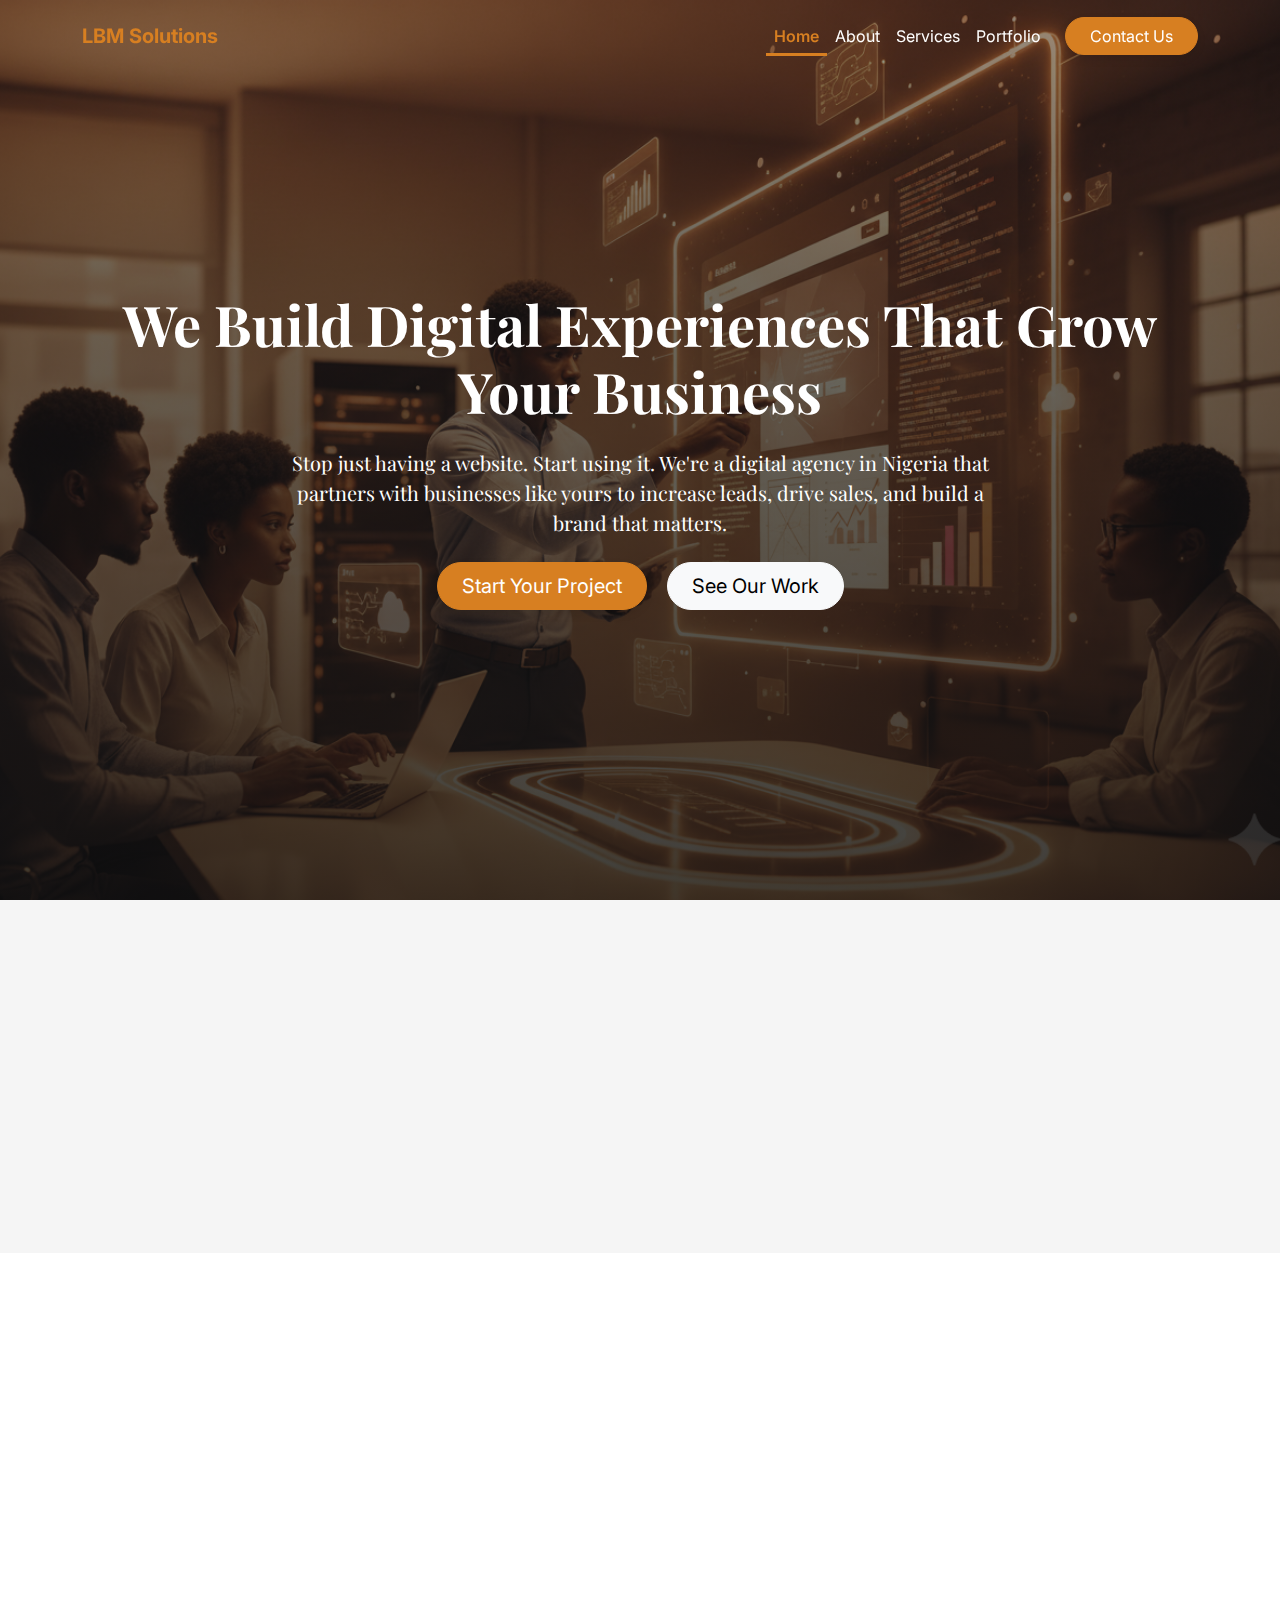
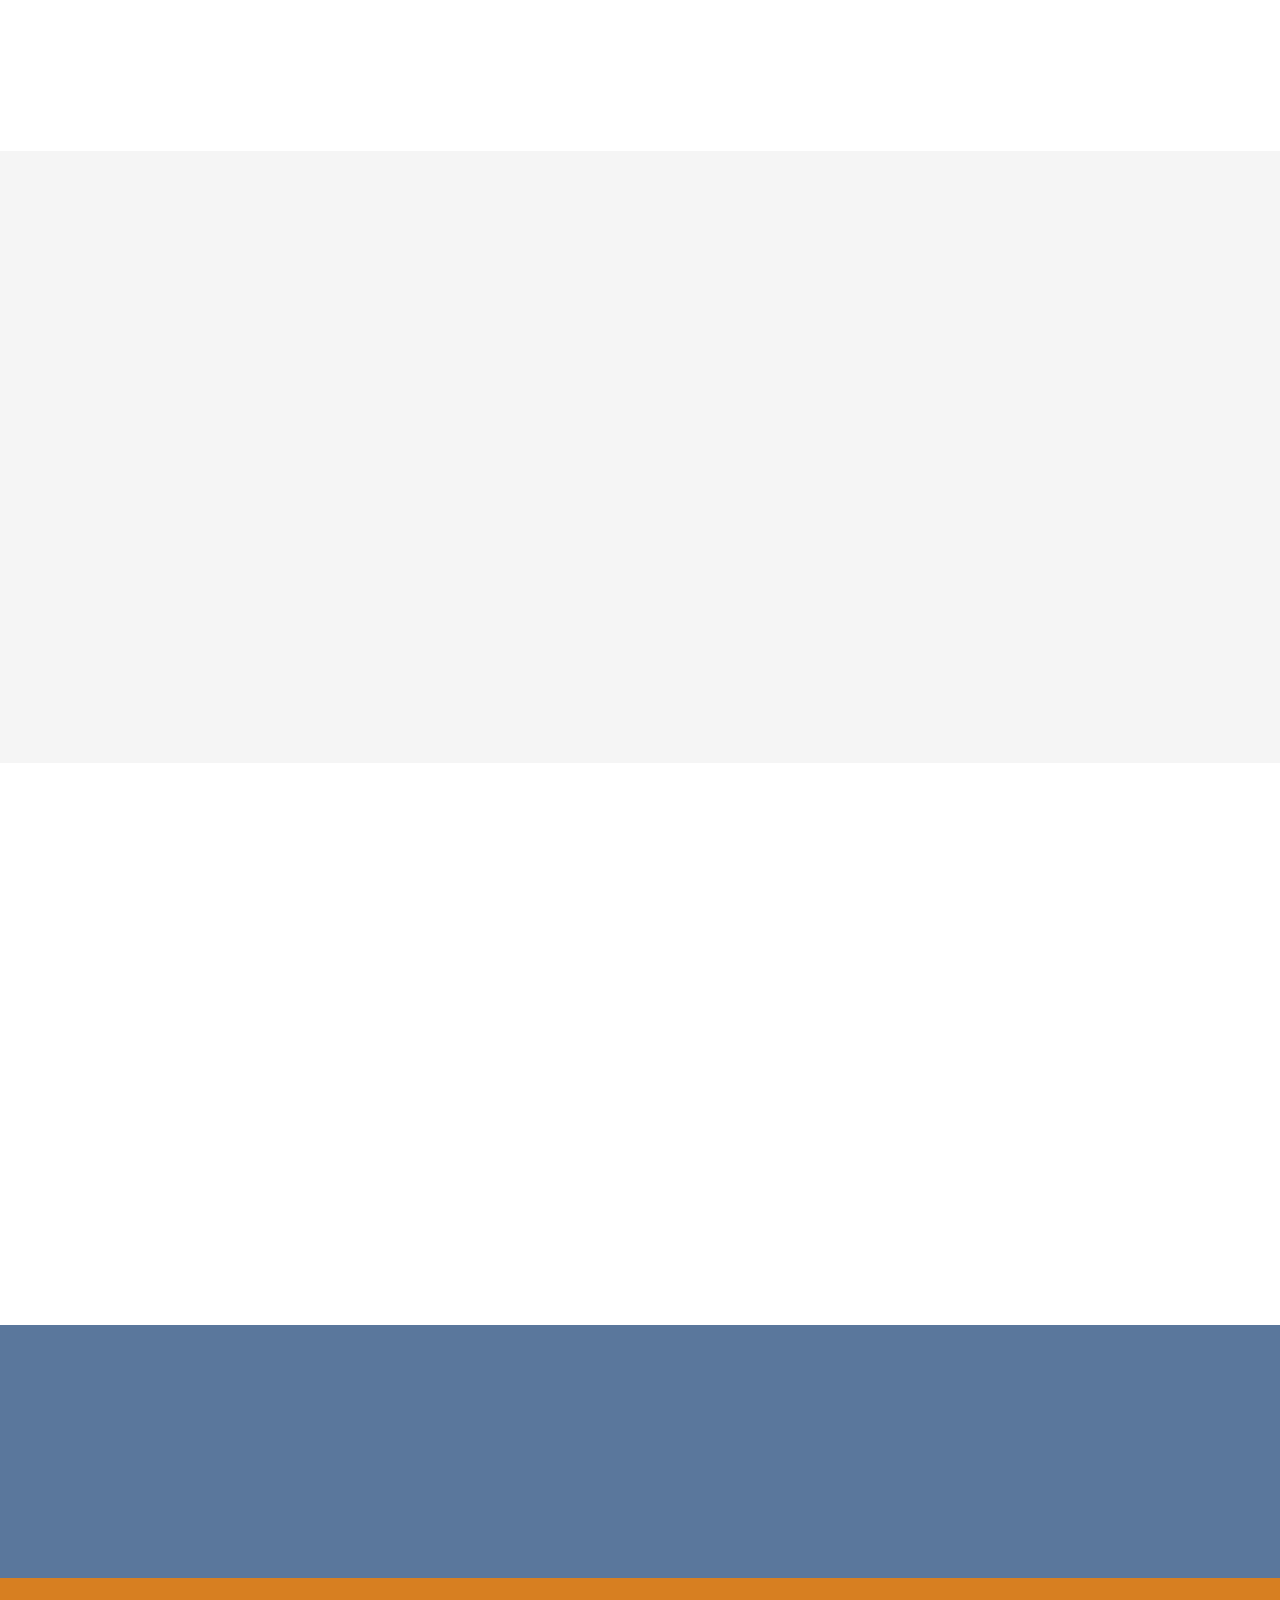
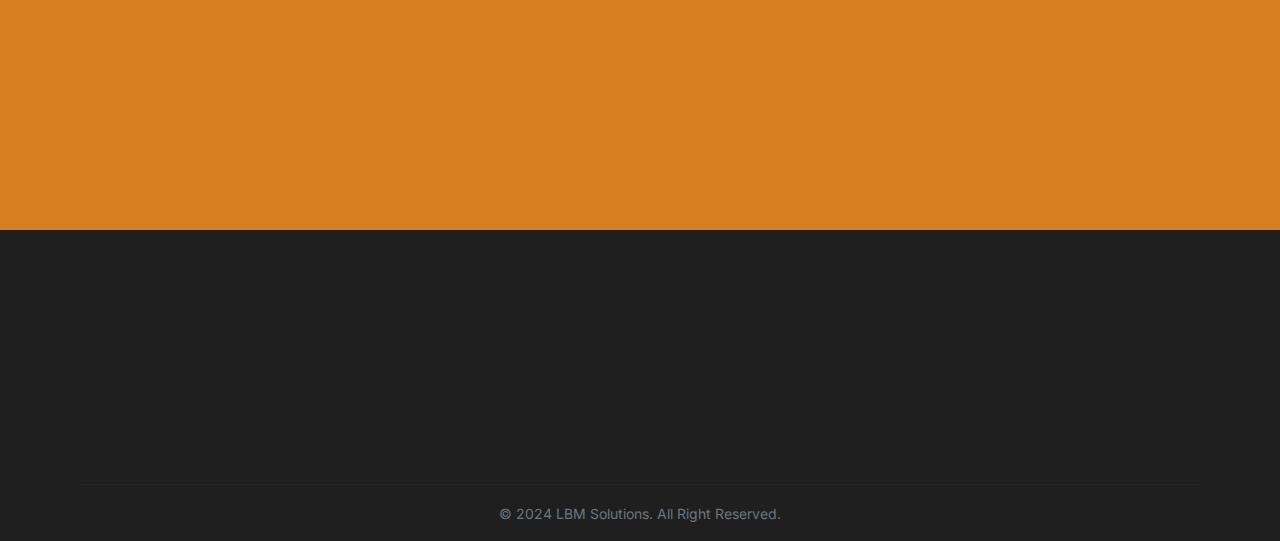
<file: index.html>
<!DOCTYPE html>
<html lang="en">

<head>
    <meta charset="UTF-8">
    <meta name="viewport" content="width=device-width, initial-scale=1.0">
    <!-- CONTENT UPDATE: Title changed to be action-oriented -->
    <title>LBM Solutions - Digital Growth Agency in Nigeria</title>
    <link href="https://cdn.jsdelivr.net/npm/bootstrap@5.3.3/dist/css/bootstrap.min.css" rel="stylesheet"
        xintegrity="sha384-QWTKZyjpPEjISv5WaRU9OFeRpok6YctnYmDr5pNlyT2bRjXh0JMhjY6hW+ALEwIH" crossorigin="anonymous">
    <!-- DESIGN UPDATE: Added Bootstrap Icons CDN -->
    <link rel="stylesheet" href="https://cdn.jsdelivr.net/npm/bootstrap-icons@1.11.3/font/bootstrap-icons.min.css">
    <link
        href="https://fonts.googleapis.com/css2?family=Playfair+Display:ital,wght@0,400..900;1,400..900&family=Inter:wght@100..900&display=swap"
        rel="stylesheet">
    <link rel="stylesheet" href="assets/css/style.css">
    <style>
        /* Define Brand Colors for Light Theme */
        :root {
            --bs-primary: #D77F21;
            /* Rich Orange/Brown */
            --bs-secondary: #666666;
            /* Medium Gray */
            --bs-main-text: #222222;
            /* Primary text */
            --bs-light-bg: #FFFFFF;
            /* Primary Light */
            --bs-alt-bg: #F5F5F5;
            /* Alternate Light (Was #dbd8d8, changed to F5F5F5) */
            --bs-card-border: #E0E0E0;
            /* Light border */
            --bs-dark-footer: #1F1F1F;
            /* Footer */
            --bs-cta-unique: #5A779C;
            /* Unique CTA */

            /* Font Definitions */
            --font-heading: 'Playfair Display', serif;
            --font-body: 'Inter', sans-serif;
        }

        body {
            font-family: var(--font-body);
            background-color: var(--bs-light-bg);
            color: var(--bs-main-text);
        }

        h1, h2, h3, h4, h5, h6, .display-5, .lead {
            font-family: var(--font-heading);
        }

        .bg-primary-custom { background-color: var(--bs-primary) !important; }
        .text-primary-custom { color: var(--bs-primary) !important; }

        .btn-primary-custom {
            background-color: var(--bs-primary);
            border-color: var(--bs-primary);
            color: white;
            transition: all 0.3s ease;
            box-shadow: 0 4px 8px rgba(0, 0, 0, 0.1);
        }
        .btn-primary-custom:hover {
            background-color: #BD6D1A;
            border-color: #BD6D1A;
            box-shadow: 0 6px 12px rgba(215, 127, 33, 0.4);
            transform: translateY(-2px);
        }

        /* ============================================= */
        /* DESIGN UPDATE: Sleek Navbar */
        /* ============================================= */
        .navbar {
            transition: background-color 0.3s ease-out, padding 0.3s ease-out;
        }
        
        .navbar.scrolled {
            background-color: var(--bs-light-bg) !important;
            box-shadow: 0 2px 10px rgba(0, 0, 0, 0.1);
        }
        
        /* Keep navbar-brand dark on transparent bg for hero image visibility */
        .navbar .navbar-brand {
             color: var(--bs-primary);
        }
        
        /* Links are white on transparent, dark on scroll */
        .navbar:not(.scrolled) .navbar-nav .nav-link {
            color: white;
        }
         .navbar:not(.scrolled) .navbar-nav .nav-link.active {
            color: var(--bs-primary) !important; /* Active link always primary */
            border-bottom: 3px solid var(--bs-primary);
            padding-bottom: 5px;
        }
        
        .navbar.scrolled .navbar-nav .nav-link {
            color: var(--bs-main-text);
        }

        .navbar.scrolled .navbar-nav .nav-link:hover {
            color: var(--bs-primary);
        }

        .navbar.scrolled .navbar-nav .nav-link.active {
            color: var(--bs-primary) !important;
            font-weight: 600;
            border-bottom: 3px solid var(--bs-primary);
            padding-bottom: 5px;
        }

        /* ============================================= */
        /* DESIGN UPDATE: Hero Section */
        /* ============================================= */
        #hero {
            background-image: url('assets/img/hero.png');
            background-size: cover;
            background-position: center;
            min-height: 600px;
            height: 100vh;
            color: white;
            position: relative;
            z-index: 0;
            display: flex;
            align-items: center;
        }

        #hero::before {
            content: '';
            position: absolute;
            top: 0;
            left: 0;
            right: 0;
            bottom: 0;
            /* Subtle gradient for better text readability */
            background: linear-gradient(0deg, rgba(17, 17, 17, 0.8) 0%, rgba(17, 17, 17, 0.6) 70%, rgba(17, 17, 17, 0.4) 100%);
            z-index: 1;
        }

        .hero-content {
            position: relative;
            z-index: 2;
        }
        
        .btn-light:hover {
            background-color: #f8f9fa;
            border-color: #f8f9fa;
            transform: translateY(-2px);
            box-shadow: 0 6px 12px rgba(255, 255, 255, 0.2);
        }

        /* ============================================= */
        /* Mission/Vision Cards (Kept from original) */
        /* ============================================= */
        .vision-card,
        .mission-card {
            background: var(--bs-light-bg);
            color: var(--bs-main-text);
            border-radius: 1.5rem;
            padding: 2.5rem 2rem;
            box-shadow: 0 5px 20px rgba(0, 0, 0, 0.08);
            transition: transform 0.5s cubic-bezier(0.25, 0.46, 0.45, 0.94), box-shadow 0.3s;
            transform-style: preserve-3d;
            border: 1px solid var(--bs-card-border);
            height: 100%; /* Ensure cards are same height */
        }

        .vision-card:hover,
        .mission-card:hover {
            transform: perspective(1000px) rotateX(2deg) rotateY(-2deg) scale(1.03);
            box-shadow: 0 15px 30px rgba(0, 0, 0, 0.15);
            border-color: var(--bs-primary);
        }

        .card-icon-lg {
            width: 50px;
            height: 50px;
            fill: var(--bs-main-text);
        }


        /* ============================================= */
        /* DESIGN UPDATE: New Service Solution Cards */
        /* ============================================= */
        #our-solutions {
            background-color: var(--bs-light-bg); /* White background */
            color: var(--bs-main-text);
        }

        .solution-card {
            background-color: var(--bs-alt-bg); /* Light gray cards */
            border-radius: 1rem;
            padding: 2.5rem 2rem;
            height: 100%;
            transition: transform 0.4s ease-out, box-shadow 0.4s ease-out;
            border: 1px solid var(--bs-card-border);
            position: relative;
            overflow: hidden; /* To contain the number */
        }

        .solution-card:hover {
            transform: translateY(-10px);
            box-shadow: 0 20px 40px rgba(0, 0, 0, 0.1);
            border-color: var(--bs-primary);
        }

        /* Large background number */
        .solution-card::before {
            content: attr(data-number);
            position: absolute;
            top: -20px;
            right: 15px;
            font-size: 100px;
            font-weight: 900;
            color: rgba(0, 0, 0, 0.04);
            z-index: 1;
            line-height: 1;
            transition: color 0.3s ease;
        }
        
        .solution-card:hover::before {
            color: rgba(0, 0, 0, 0.06);
        }

        /* Icon style */
        .solution-icon {
            font-size: 2.5rem; /* 40px */
            color: var(--bs-primary);
            margin-bottom: 1.5rem;
            display: inline-block;
            transition: transform 0.3s ease;
        }
        
        .solution-card:hover .solution-icon {
            transform: scale(1.1);
        }

        /* Card content must be above the number */
        .solution-card > * {
            position: relative;
            z-index: 2;
        }


        /* Newsletter Section */
        #newsletter {
            background-color: var(--bs-primary);
            color: white;
        }

        /* CTA Section */
        #business-cta {
            background-color: var(--bs-cta-unique);
            color: white;
        }

        /* Footer */
        footer {
            background-color: var(--bs-dark-footer) !important;
        }

        /* ============================================= */
        /* DESIGN UPDATE: Sleek FAQ Accordion */
        /* ============================================= */
        #faq {
            background-color: var(--bs-light-bg);
        }
        
        .accordion-item {
            border: none; /* Remove default border */
            border-bottom: 1px solid var(--bs-card-border); /* Simple separator */
            border-radius: 0 !important; /* Remove rounding */
        }

        .accordion-button {
            background-color: var(--bs-light-bg);
            font-weight: 600;
            padding: 1.5rem 1rem;
        }
        
        .accordion-button:not(.collapsed) {
            color: var(--bs-primary);
            background-color: var(--bs-alt-bg);
            box-shadow: none; /* Remove inset shadow */
        }
        
        .accordion-button:focus {
            box-shadow: 0 0 0 0.25rem rgba(215, 127, 33, 0.25); /* Orange focus ring */
            border-color: transparent;
        }
        
        /* Custom accordion icon */
        .accordion-button::after {
            font-family: "bootstrap-icons";
            content: "\F4FE"; /* bi-plus-lg */
            background-image: none; /* Remove default Bootstrap icon */
            font-weight: 900;
            transition: transform 0.2s ease-in-out;
        }
        .accordion-button:not(.collapsed)::after {
            content: "\F463"; /* bi-dash-lg */
            transform: rotate(0deg); /* No rotation needed for dash */
        }


        /* ============================================= */
        /* SCROLL ANIMATION CLASSES */
        /* ============================================= */
        .animate-on-scroll {
            opacity: 0;
            transition: opacity 0.7s ease-out, transform 0.7s ease-out;
            transform: translateY(30px);
        }

        .animate-on-scroll.active {
            opacity: 1;
            transform: translateY(0);
        }

        .delay-1 { transition-delay: 0.15s; }
        .delay-2 { transition-delay: 0.3s; }
        .delay-3 { transition-delay: 0.45s; }
        .delay-4 { transition-delay: 0.6s; }
        .delay-5 { transition-delay: 0.75s; }
    </style>
</head>

<body>

    <!-- ============================================= -->
    <!-- 1. HEADER / NAVBAR (DESIGN UPDATED) -->
    <!-- ============================================= -->
    <header>
        <!-- DESIGN UPDATE: Added .fixed-top, .navbar-dark, .bg-transparent -->
        <nav id="main-navbar" class="navbar navbar-expand-lg navbar-dark bg-transparent fixed-top py-3">
            <div class="container">
                <a class="navbar-brand fw-bold text-primary-custom" href="index.html">LBM Solutions</a>
                <button class="navbar-toggler" type="button" data-bs-toggle="collapse" data-bs-target="#navbarNav"
                    aria-controls="navbarNav" aria-expanded="false" aria-label="Toggle navigation">
                    <span class="navbar-toggler-icon"></span>
                </button>
                <div class="collapse navbar-collapse" id="navbarNav">
                    <ul class="navbar-nav ms-auto align-items-center">
                        <li class="nav-item"><a class="nav-link active" href="index.html">Home</a></li>
                        <li class="nav-item"><a class="nav-link" href="pages/about.html">About</a></li>
                        <li class="nav-item"><a class="nav-link" href="pages/services.html">Services</a></li>
                        <li class="nav-item"><a class="nav-link" href="pages/portfolio.html">Portfolio</a></li>
                        <li class="nav-item ms-lg-3">
                            <a class="btn btn-primary-custom rounded-pill px-4" href="pages/contact.html">Contact Us</a>
                        </li>
                    </ul>
                </div>
            </div>
        </nav>
    </header>

    <main>
        <!-- ============================================= -->
        <!-- 2. HERO SECTION (CONTENT UPDATED) -->
        <!-- ============================================= -->
        <section id="hero">
            <div class="container text-center hero-content">
                <!-- CONTENT UPDATE: New H1 and text -->
                <h1 class="display-4 fw-bold mb-4 animate-on-scroll">We Build Digital Experiences That Grow Your
                    Business</h1>
                <p class="lead mb-4 col-md-8 mx-auto animate-on-scroll delay-1">
                    Stop just having a website. Start using it. We're a digital agency in Nigeria that partners
                    with businesses like yours to increase leads, drive sales, and build a brand that matters.
                </p>

                <div class="mt-4 animate-on-scroll delay-2">
                    <!-- CONTENT UPDATE: New buttons -->
                    <a href="pages/contact.html" class="btn btn-primary-custom btn-lg rounded-pill px-4 me-3">Start
                        Your Project</a>
                    <a href="pages/portfolio.html" class="btn btn-light btn-lg rounded-pill px-4">See Our Work</a>
                </div>

            </div>
        </section>

        <!-- ============================================= -->
        <!-- 3. MISSION/VISION (Kept from original) -->
        <!-- ============================================= -->
        <section id="mission-vision" class="py-5" style="background-color: var(--bs-alt-bg);">
            <div class="container">
                <div class="row g-5 justify-content-center">
                    <div class="col-md-5">
                        <div class="mission-card text-center animate-on-scroll delay-2">
                            <svg xmlns="http://www.w3.org/2000/svg" width="40" height="40" fill="currentColor"
                                class="bi bi-rocket-fill card-icon-lg mb-3" viewBox="0 0 16 16">
                                <path
                                    d="M12.173 1.583a1.5 1.5 0 0 1 2.457 1.488l-1.353 3.513c-.097.252-.164.498-.21.685l-1.892 5.688a2 2 0 0 1-1.393 1.25c-.246.066-.51.107-.796.107-.55 0-1.106-.11-1.637-.323l-.117-.044a.5.5 0 0 1-.392-.1L.116 10.155a.5.5 0 0 1-.16-.39.5.5 0 0 1 .15-.36l.732-.821a.5.5 0 0 1 .6-.1l3.545 1.417 1.417-3.545a.5.5 0 0 1 .1-.6l.821-.732a.5.5 0 0 1 .39-.15z" />
                            </svg>
                            <h4 class="fw-bold">Our Mission</h4>
                            <p class="mb-0 text-secondary">To empower businesses through cutting-edge technology,
                                reliable hosting, and
                                strategic digital solutions that foster growth and security.</p>
                        </div>
                    </div>

                    <div class="col-md-5">
                        <div class="vision-card text-center animate-on-scroll delay-3">
                            <svg xmlns="http://www.w3.org/2000/svg" width="40" height="40" fill="currentColor"
                                class="bi bi-eye-fill card-icon-lg mb-3" viewBox="0 0 16 16">
                                <path d="M10.5 8a2.5 2.5 0 1 1-5 0 2.5 2.5 0 0 1 5 0" />
                                <path
                                    d="M0 8s3-5.5 8-5.5S16 8 16 8s-3 5.5-8 5.5S0 8 0 8m8 3.5a3.5 3.5 0 1 0 0-7 3.5 3.5 0 0 0 0 7" />
                            </svg>
                            <h4 class="fw-bold">Our Vision</h4>
                            <p class="mb-0 text-secondary">To be the most trusted and leading provider of web
                                infrastructure and
                                creative digital services across the African continent.</p>
                        </div>
                    </div>
                </div>
            </div>
        </section>

        <!-- ============================================= -->
        <!-- 4. ABOUT INTRO (CONTENT UPDATED) -->
        <!-- ============================================= -->
        <section id="about-intro" class="py-5" style="background-color: var(--bs-light-bg);">
            <div class="container">
                <h2 class="fw-bold text-center text-primary-custom mb-5 animate-on-scroll">We Are Your Growth Partners
                </h2>
                <div class="row align-items-center g-5">
                    <div class="col-lg-6 order-lg-2 animate-on-scroll delay-2">
                        <img src="assets/img/about2 (2).png" class="img-fluid rounded-lg shadow"
                            alt="Modern Office Setup" style="border-radius: 1rem;">
                    </div>
                    <div class="col-lg-6 order-lg-1 animate-on-scroll delay-1">
                        <!-- CONTENT UPDATE: New text -->
                        <p class="lead">LBM Solutions is a client-focused digital agency engaged in the design,
                            development, and deployment of websites, web applications, and growth strategies.</p>
                        <p class="text-secondary">We don't just build websites; we build the engines for your business.
                            We serve both government and commercial clients, transforming their digital presence from a
                            simple cost into a reliable revenue driver.</p>
                        <a href="pages/about.html" class="btn btn-outline-dark rounded-pill mt-3 px-4">Read Our Full
                            Story</a>
                    </div>
                </div>
            </div>
        </section>

        <!-- ============================================= -->
        <!-- 5. OUR SOLUTIONS (CONTENT & DESIGN UPDATED) -->
        <!-- ============================================= -->
        <section id="our-solutions" class="py-5" style="background-color: var(--bs-alt-bg);">
            <div class="container">
                <h2 class="text-center fw-bold mb-5 animate-on-scroll">Our Solutions</h2>

                <div class="row row-cols-1 row-cols-md-3 g-4">

                    <!-- Solution 1 -->
                    <div class="col animate-on-scroll delay-1">
                        <div class="solution-card" data-number="01">
                            <i class="bi bi-palette-fill solution-icon"></i>
                            <h5 class="fw-bold">Brand Strategy & UI/UX Design</h5>
                            <p class="text-secondary">We build your brand identity and design an intuitive user
                                experience that builds trust and guides visitors to action.</p>
                        </div>
                    </div>

                    <!-- Solution 2 -->
                    <div class="col animate-on-scroll delay-2">
                        <div class="solution-card" data-number="02">
                            <i class="bi bi-code-slash solution-icon"></i>
                            <h5 class="fw-bold">Web & E-Commerce Development</h5>
                            <p class="text-secondary">From corporate sites to secure e-commerce, we build fast,
                                responsive, and secure websites that work 24/7 for you.</p>
                        </div>
                    </div>

                    <!-- Solution 3 -->
                    <div class="col animate-on-scroll delay-3">
                        <div class="solution-card" data-number="03">
                            <i class="bi bi-graph-up-arrow solution-icon"></i>
                            <h5 class="fw-bold">Digital Marketing & Growth</h5>
                            <p class="text-secondary">A great website is just the start. We use SEO, SMM, and PPC to
                                turn your website into a powerful lead-generation engine.</p>
                        </div>
                    </div>
                </div>
                <div class="text-center mt-5 animate-on-scroll delay-4">
                    <a href="pages/services.html" class="btn btn-primary-custom btn-lg rounded-pill px-5">See All
                        Services</a>
                </div>
            </div>
        </section>

        <!-- ============================================= -->
        <!-- 6. FAQ (CONTENT & DESIGN UPDATED) -->
        <!-- ============================================= -->
        <section id="faq" class="py-5" style="background-color: var(--bs-light-bg);">
            <div class="container">
                <h2 class="fw-bold text-center mb-5 animate-on-scroll">Frequently Asked Questions</h2>
                <div class="row justify-content-center">
                    <div class="col-lg-10 animate-on-scroll delay-1">
                        <div class="accordion" id="faqAccordion">

                            <!-- FAQ 1 (Content Updated) -->
                            <div class="accordion-item">
                                <h2 class="accordion-header" id="headingOne">
                                    <button class="accordion-button fw-bold" type="button" data-bs-toggle="collapse"
                                        data-bs-target="#collapseOne" aria-expanded="true" aria-controls="collapseOne">
                                        What's the difference between LBM and a freelance developer?
                                    </button>
                                </h2>
                                <div id="collapseOne" class="accordion-collapse collapse show"
                                    aria-labelledby="headingOne" data-bs-parent="#faqAccordion">
                                    <div class="accordion-body text-secondary">
                                        We are a full-service agency. A freelancer might build you a website, but we
                                        build you a complete business strategy. We handle your branding, design,
                                        development, marketing, and hosting, ensuring every piece works together to
                                        achieve your growth goals.
                                    </div>
                                </div>
                            </div>

                            <!-- FAQ 2 (Content Updated) -->
                            <div class="accordion-item">
                                <h2 class="accordion-header" id="headingTwo">
                                    <button class="accordion-button collapsed fw-bold" type="button"
                                        data-bs-toggle="collapse" data-bs-target="#collapseTwo" aria-expanded="false"
                                        aria-controls="collapseTwo">
                                        How long does a typical website project take?
                                    </button>
                                </h2>
                                <div id="collapseTwo" class="accordion-collapse collapse" aria-labelledby="headingTwo"
                                    data-bs-parent="#faqAccordion">
                                    <div class="accordion-body text-secondary">
                                        A standard corporate website typically takes 4-6 weeks from discovery to launch.
                                        Complex e-commerce or custom web applications can take 8-12+ weeks. We follow a
                                        structured process to ensure we meet our deadlines every time.
                                    </div>
                                </div>
                            </div>

                            <!-- FAQ 3 (Content Updated) -->
                            <div class="accordion-item">
                                <h2 class="accordion-header" id="headingThree">
                                    <button class="accordion-button collapsed fw-bold" type="button"
                                        data-bs-toggle="collapse" data-bs-target="#collapseThree" aria-expanded="false"
                                        aria-controls="collapseThree">
                                        Do you include hosting and domain registration with your websites?
                                    </button>
                                </h2>
                                <div id="collapseThree" class="accordion-collapse collapse"
                                    aria-labelledby="headingThree" data-bs-parent="#faqAccordion">
                                    <div class="accordion-body text-secondary">
                                        Yes, all our web development projects include one year of free premium cloud
                                        hosting and domain registration. We provide a 99.9% uptime guarantee, so you can
                                        focus on your business, not on technical issues.
                                    </div>
                                </div>
                            </div>

                            <!-- FAQ 4 (Content Updated) -->
                            <div class="accordion-item">
                                <h2 class="accordion-header" id="headingFour">
                                    <button class="accordion-button collapsed fw-bold" type="button"
                                        data-bs-toggle="collapse" data-bs-target="#collapseFour" aria-expanded="false"
                                        aria-controls="collapseFour">
                                        What happens after my website is launched?
                                    </button>
                                </h2>
                                <div id="collapseFour" class="accordion-collapse collapse" aria-labelledby="headingFour"
                                    data-bs-parent="#faqAccordion">
                                    <div class="accordion-body text-secondary">
                                        Launch is just the beginning. We offer ongoing support and maintenance packages
                                        to keep your site secure and up-to-date. We also transition many clients into our
                                        Digital Marketing & Growth solution to start driving traffic and leads.
                                    </div>
                                </div>
                            </div>
                        </div>
                    </div>
                </div>
            </div>
        </section>

        <!-- ============================================= -->
        <!-- 7. CTA (CONTENT UPDATED) -->
        <!-- ============================================= -->
        <section id="business-cta" class="py-5">
            <div class="container text-center animate-on-scroll">
                <h2 class="fw-bold mb-3">Ready to Start Your Project?</h2>
                <p class="lead mb-4">You've seen what we do. Let's talk about what we can do for you.
                    Contact us for a free, no-obligation consultation.</p>
                <a href="pages/contact.html" class="btn btn-light btn-lg rounded-pill px-5">Get in Touch</a>
            </div>
        </section>

        <!-- ============================================= -->
        <!-- 8. NEWSLETTER (CONTENT UPDATED) -->
        <!-- ============================================= -->
        <section id="newsletter" class="py-5">
            <div class="container text-center animate-on-scroll">
                <h2 class="fw-bold mb-3">Get Digital Insights</h2>
                <p class="lead mb-4">Join our newsletter for weekly insights on digital marketing, web trends, and
                    growth strategies. No spam, just value.</p>
                <div class="row justify-content-center">
                    <div class="col-lg-6">
                        <form class="d-flex animate-on-scroll delay-1">
                            <input type="email" class="form-control form-control-lg me-2 rounded-pill"
                                placeholder="Enter your email address">
                            <button type="submit" class="btn btn-dark btn-lg rounded-pill px-4">Subscribe</button>
                        </form>
                    </div>
                </div>
            </div>
        </section>


    </main>

    <!-- ============================================= -->
    <!-- 9. FOOTER -->
    <!-- ============================================= -->
    <footer class="text-white" style="background-color: var(--bs-dark-footer);">
        <div class="container pt-5 pb-3">
            <div class="row g-4 animate-on-scroll delay-1">
                <div class="col-md-4">
                    <h5 class="fw-bold text-primary-custom">LBM Solutions</h5>
                    <p class="text-secondary">Your trusted partner for web services, hosting, and digital marketing
                        excellence in Nigeria.</p>
                </div>
                <div class="col-md-2">
                    <h5>Quick Links</h5>
                    <ul class="list-unstyled">
                        <li><a href="pages/about.html" class="text-secondary text-decoration-none py-1 d-block">About
                                Us</a>
                        </li>
                        <li><a href="pages/services.html"
                                class="text-secondary text-decoration-none py-1 d-block">Services</a></li>
                        <li><a href="pages/portfolio.html"
                                class="text-secondary text-decoration-none py-1 d-block">Portfolio</a></li>
                        <li><a href="#faq" class="text-secondary text-decoration-none py-1 d-block">FAQs</a></li>
                    </ul>
                </div>
                <div class="col-md-3">
                    <h5>Support & Legal</h5>
                    <ul class="list-unstyled">
                        <li><a href="pages/contact.html"
                                class="text-secondary text-decoration-none py-1 d-block">Contact
                                Us</a></li>
                        <li><a href="#" class="text-secondary text-decoration-none py-1 d-block">Career</a></li>
                        <li><a href="#" class="text-secondary text-decoration-none py-1 d-block">Support</a></li>
                        <li><a href="#" class="text-secondary text-decoration-none py-1 d-block">Sitemap</a></li>
                    </ul>
                </div>
                <div class="col-md-3">
                    <h5>Address</h5>
                    <div class="map-placeholder"
                        style="height: 150px; background-color: #333; border-radius: 0.5rem; font-size: 0.9rem;">
                        [Map Placeholder]
                    </div>
                </div>
            </div>
            <hr class="mt-4 mb-3" style="border-color: #343a40;">
            <div class="text-center">
                <small class="text-secondary">&copy; 2024 LBM Solutions. All Right Reserved.</small>
            </div>
        </div>
    </footer>


    <script src="https://cdn.jsdelivr.net/npm/bootstrap@5.3.3/dist/js/bootstrap.bundle.min.js"
        xintegrity="sha384-YvpcrYf0tY3lHB60NNkmXc5s9fDVZLESaAA55NDzOxhy9GkcIdslK1eN7N6jIeHz"
        crossorigin="anonymous"></script>
    
    <!-- ============================================= -->
    <!-- 10. JAVASCRIPT (DESIGN UPDATES) -->
    <!-- ============================================= -->
    <script>
        document.addEventListener('DOMContentLoaded', () => {
            
            // --- Navbar Scroll Effect ---
            const navbar = document.getElementById('main-navbar');
            if (navbar) {
                window.addEventListener('scroll', () => {
                    if (window.scrollY > 50) {
                        navbar.classList.add('scrolled');
                        navbar.classList.remove('navbar-dark', 'bg-transparent');
                        navbar.classList.add('navbar-light');
                    } else {
                        navbar.classList.remove('scrolled');
                        navbar.classList.remove('navbar-light');
                        navbar.classList.add('navbar-dark', 'bg-transparent');
                    }
                });
            }

            // --- Animate On Scroll (Run Once) ---
            const elements = document.querySelectorAll('.animate-on-scroll');
            const observerOptions = {
                root: null, // viewport
                rootMargin: '0px',
                threshold: 0.05
            };
            const observer = new IntersectionObserver((entries, observer) => {
                entries.forEach(entry => {
                    if (entry.isIntersecting) {
                        entry.target.classList.add('active');
                        // Unobserving ensures the animation runs only once.
                        observer.unobserve(entry.target);
                    }
                });
            }, observerOptions);

            elements.forEach(el => {
                observer.observe(el);
            });
        });
    </script>
</body>

</html>
</file>
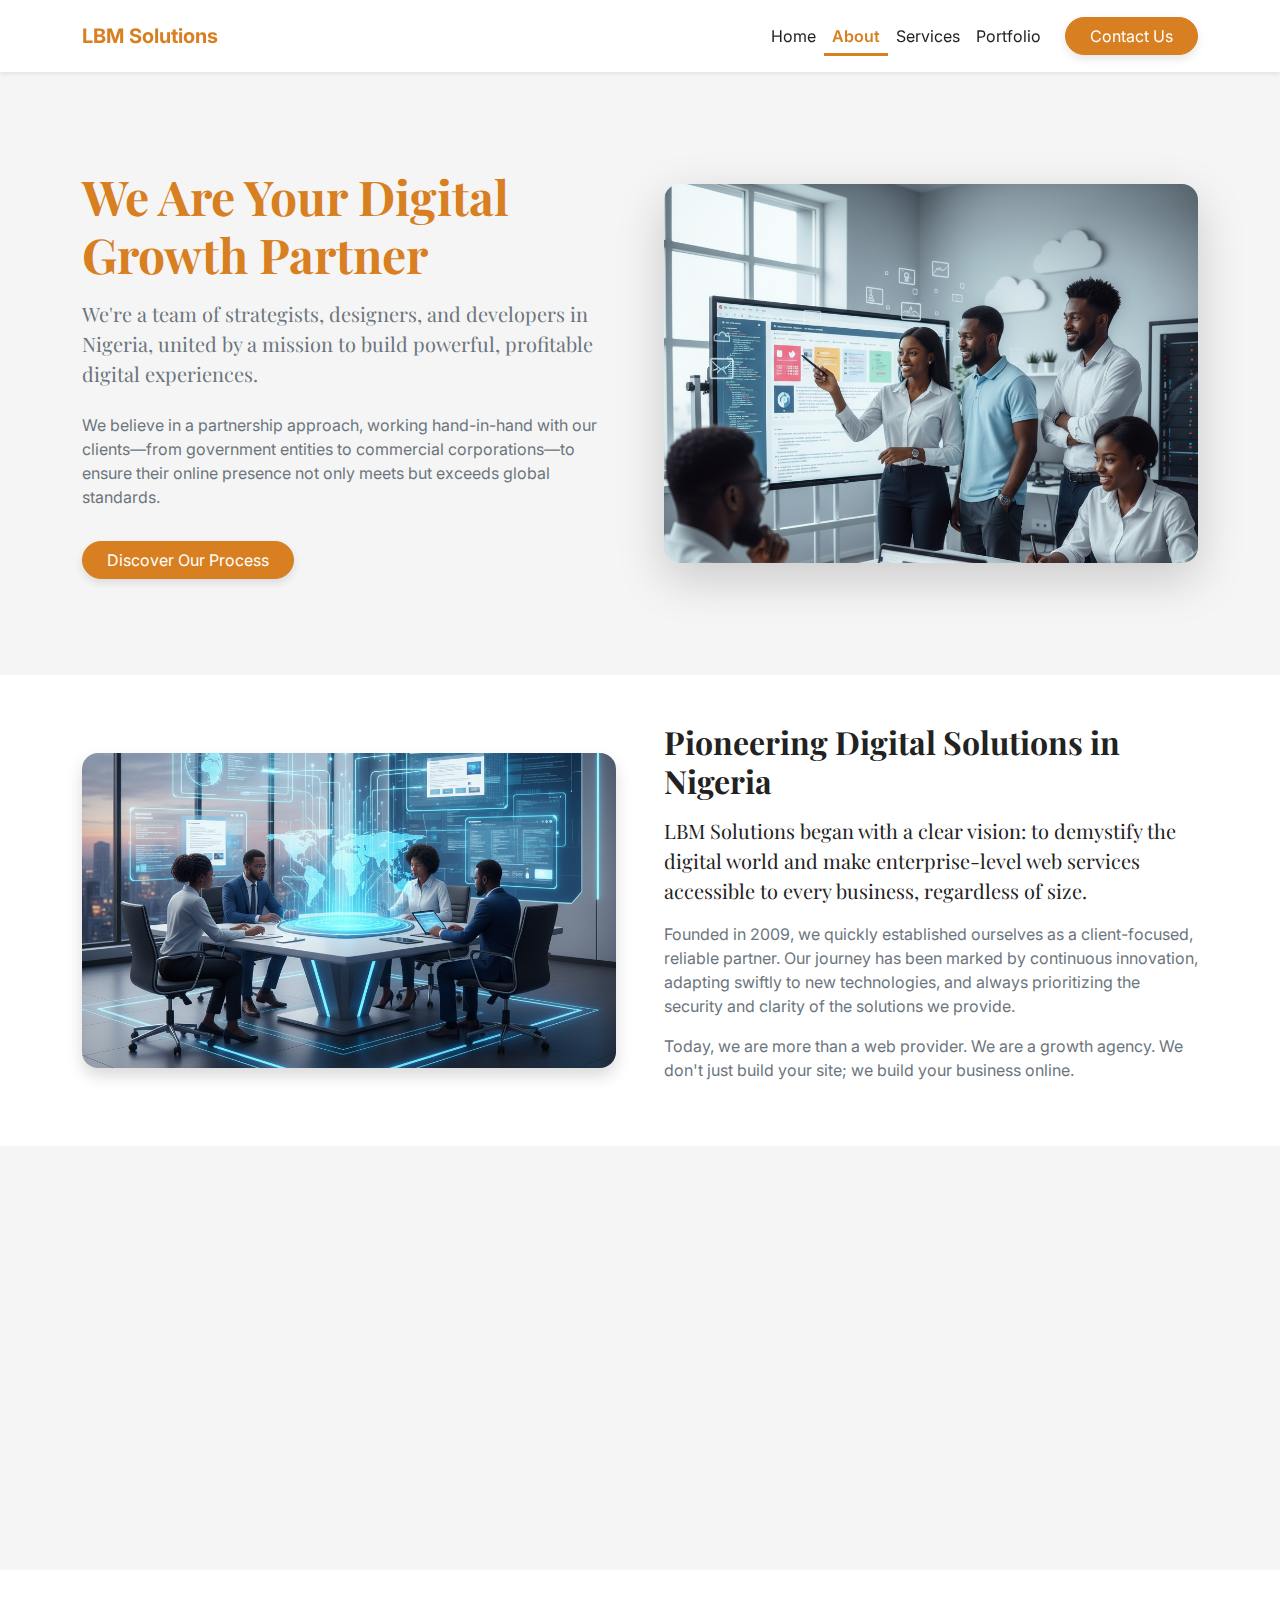
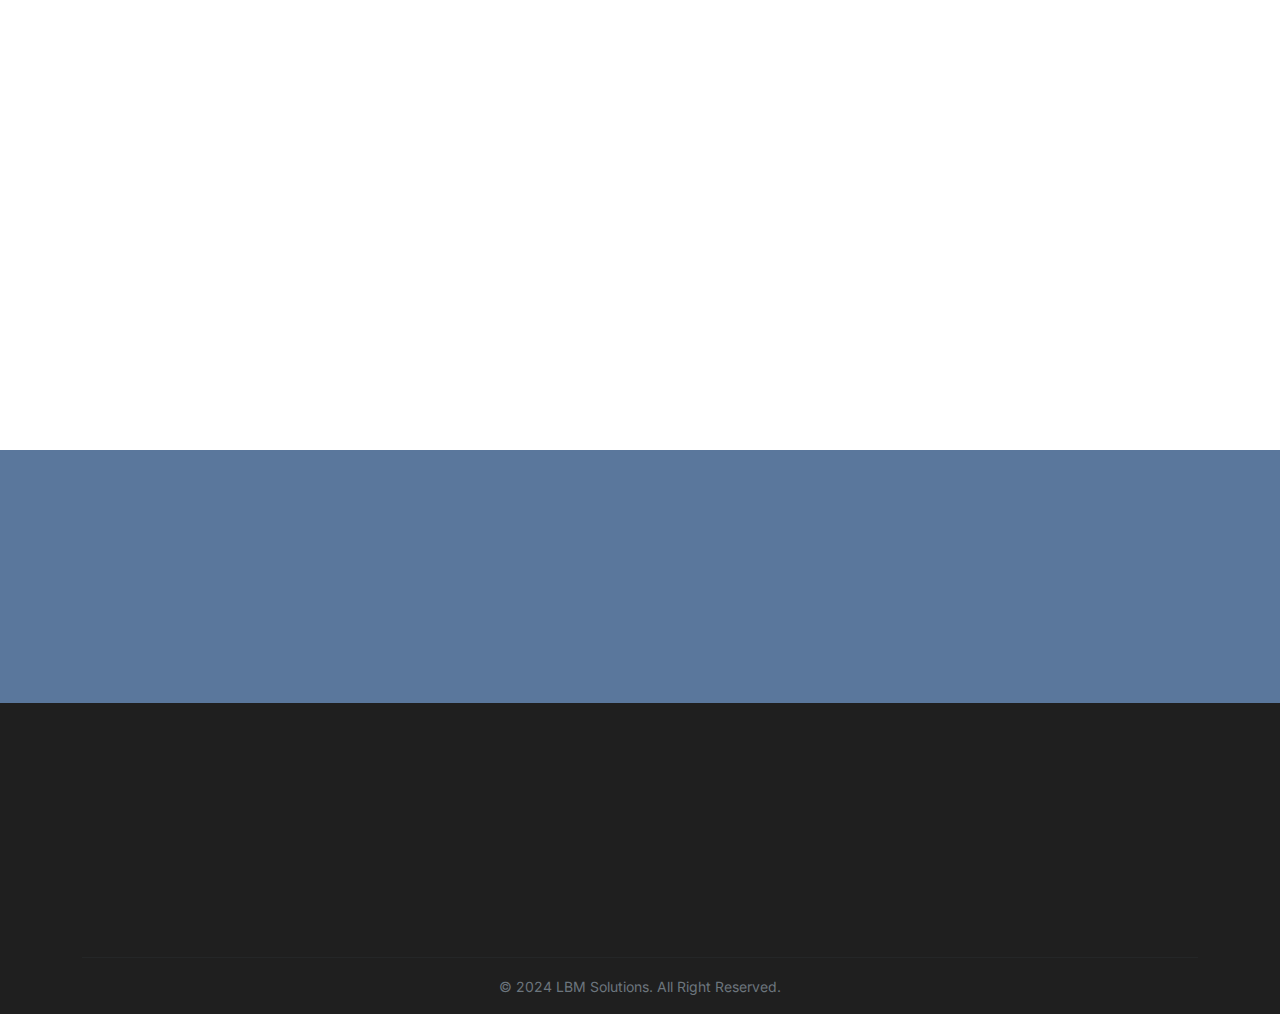
<file: pages/about.html>
<!DOCTYPE html>
<html lang="en">

<head>
    <meta charset="UTF-8">
    <meta name="viewport" content="width=device-width, initial-scale=1.0">
    <!-- CONTENT UPDATE: Title changed -->
    <title>About LBM Solutions - Our Story, Mission & Process</title>
    <!-- Bootstrap CSS CDN -->
    <link href="https://cdn.jsdelivr.net/npm/bootstrap@5.3.3/dist/css/bootstrap.min.css" rel="stylesheet"
        xintegrity="sha384-QWTKZyjpPEjISv5WaRU9OFeRpok6YctnYmDr5pNlyT2bRjXh0JMhjY6hW+ALEwIH" crossorigin="anonymous">
    <!-- DESIGN UPDATE: Added Bootstrap Icons CDN -->
    <link rel="stylesheet" href="https://cdn.jsdelivr.net/npm/bootstrap-icons@1.11.3/font/bootstrap-icons.min.css">
    <!-- Google Fonts Links -->
    <link
        href="https://fonts.googleapis.com/css2?family=Playfair+Display:ital,wght@0,400..900;1,400..900&family=Inter:wght@100..900&display=swap"
        rel="stylesheet">
    <!-- FILE PATH UPDATE: Corrected path -->
    <link rel="stylesheet" href="../assets/css/style.css">
    <!-- Custom CSS -->
    <style>
        /* Define Brand Colors for Light Theme */
        :root {
            --bs-primary: #D77F21;
            /* Rich Orange/Brown */
            --bs-secondary: #666666;
            /* Medium Gray */
            --bs-main-text: #222222;
            /* Primary text */
            --bs-light-bg: #FFFFFF;
            /* Primary Light */
            --bs-alt-bg: #F5F5F5;
            /* Alternate Light */
            --bs-card-border: #E0E0E0;
            /* Light border */
            --bs-dark-footer: #1F1F1F;
            /* Footer */
            --bs-cta-unique: #5A779C;
            /* Unique CTA */

            /* Font Definitions */
            --font-heading: 'Playfair Display', serif;
            --font-body: 'Inter', sans-serif;
        }

        body {
            font-family: var(--font-body);
            background-color: var(--bs-light-bg);
            color: var(--bs-main-text);
        }

        /* Apply Playfair Display to all headings and lead text */
        h1,
        h2,
        h3,
        h4,
        h5,
        h6,
        .display-5,
        .lead {
            font-family: var(--font-heading);
        }

        /* Overriding Bootstrap classes for the custom primary color */
        .bg-primary-custom {
            background-color: var(--bs-primary) !important;
        }

        .text-primary-custom {
            color: var(--bs-primary) !important;
        }

        .btn-primary-custom {
            background-color: var(--bs-primary);
            border-color: var(--bs-primary);
            color: white;
            transition: all 0.3s ease;
            box-shadow: 0 4px 8px rgba(0, 0, 0, 0.1);
        }

        .btn-primary-custom:hover {
            background-color: #BD6D1A;
            border-color: #BD6D1A;
            box-shadow: 0 6px 12px rgba(215, 127, 33, 0.4);
            transform: translateY(-2px);
        }

        /* Hero Section (Internal Page Hero) */
        #about-hero {
            background-color: var(--bs-alt-bg);
            padding: 8rem 0;
            /* Top padding to account for fixed navbar */
            margin-top: 72px; /* Height of the solid navbar */
        }

        /* CTA Section - Unique Cool Color */
        #business-cta {
            background-color: var(--bs-cta-unique);
            color: white;
        }

        /* Footer - Dark background for strong separation */
        footer {
            background-color: var(--bs-dark-footer) !important;
        }

        /* ============================================= */
        /* Mission/Vision Cards */
        /* ============================================= */
        .vision-card,
        .mission-card {
            background: var(--bs-light-bg);
            color: var(--bs-main-text);
            border-radius: 1.5rem;
            padding: 2.5rem 2rem;
            box-shadow: 0 5px 20px rgba(0, 0, 0, 0.08);
            transition: transform 0.5s cubic-bezier(0.25, 0.46, 0.45, 0.94), box-shadow 0.3s;
            transform-style: preserve-3d;
            border: 1px solid var(--bs-card-border);
            height: 100%;
        }

        .vision-card:hover,
        .mission-card:hover {
            transform: perspective(1000px) rotateX(2deg) rotateY(-2deg) scale(1.03);
            box-shadow: 0 15px 30px rgba(0, 0, 0, 0.15);
            border-color: var(--bs-primary);
        }

        /* DESIGN UPDATE: CSS for new <i> icons */
        .card-icon-lg {
            font-size: 50px; /* Replaces width/height */
            color: var(--bs-main-text); /* Replaces fill */
            line-height: 1;
        }

        /* ============================================= */
        /* DESIGN UPDATE: New "Our Process" Section */
        /* ============================================= */
        .process-step {
            position: relative;
            padding: 2rem;
            background-color: var(--bs-light-bg);
            border: 1px solid var(--bs-card-border);
            border-radius: 1rem;
            height: 100%;
            transition: all 0.3s ease;
        }
        
        .process-step:hover {
            transform: translateY(-5px);
            box-shadow: 0 10px 25px rgba(0, 0, 0, 0.1);
            border-color: var(--bs-primary);
        }

        .process-number {
            font-size: 3rem;
            font-weight: 900;
            color: var(--bs-primary);
            line-height: 1;
            margin-bottom: 0.5rem;
        }
        
        .process-icon {
            font-size: 2.5rem;
            color: var(--bs-primary);
            margin-bottom: 1rem;
        }

        /* ============================================= */
        /* SCROLL ANIMATION CLASSES */
        /* ============================================= */
        .animate-on-scroll {
            opacity: 0;
            transition: opacity 0.7s ease-out, transform 0.7s ease-out;
            transform: translateY(30px);
        }

        .animate-on-scroll.active {
            opacity: 1;
            transform: translateY(0);
        }

        .delay-1 { transition-delay: 0.15s; }
        .delay-2 { transition-delay: 0.3s; }
        .delay-3 { transition-delay: 0.45s; }
        .delay-4 { transition-delay: 0.6s; }
        .delay-5 { transition-delay: 0.75s; }
    </style>
</head>

<body>

    <!-- ============================================= -->
    <!-- 1. NAVIGATION BAR (Internal Page Version) -->
    <!-- ============================================= -->
    <header>
        <!-- This navbar is solid white, sticky, and has a shadow. It's the "scrolled" state by default for internal pages. -->
        <nav class="navbar navbar-expand-lg navbar-light bg-white fixed-top shadow-sm py-3">
            <div class="container">
                <!-- FILE PATH UPDATE: Corrected path -->
                <a class="navbar-brand fw-bold text-primary-custom" href="../index.html">LBM Solutions</a>
                <button class="navbar-toggler" type="button" data-bs-toggle="collapse" data-bs-target="#navbarNav"
                    aria-controls="navbarNav" aria-expanded="false" aria-label="Toggle navigation">
                    <span class="navbar-toggler-icon"></span>
                </button>
                <div class="collapse navbar-collapse" id="navbarNav">
                    <ul class="navbar-nav ms-auto align-items-center">
                        <!-- FILE PATH UPDATE: Corrected paths -->
                        <li class="nav-item"><a class="nav-link" href="../index.html">Home</a></li>
                        <li class="nav-item"><a class="nav-link active" aria-current="page" href="about.html">About</a>
                        </li>
                        <li class="nav-item"><a class="nav-link" href="services.html">Services</a></li>
                        <li class="nav-item"><a class="nav-link" href="portfolio.html">Portfolio</a></li>
                        <li class="nav-item ms-lg-3">
                            <a class="btn btn-primary-custom rounded-pill px-4" href="contact.html">Contact Us</a>
                        </li>
                    </ul>
                </div>
            </div>
        </nav>
    </header>

    <main>
        <!-- ============================================= -->
        <!-- 2. PAGE HERO SECTION (CONTENT UPDATED) -->
        <!-- ============================================= -->
        <section id="about-hero" class="py-5">
            <div class="container py-5">
                <div class="row align-items-center g-5">
                    <!-- Text Content (Left Side) -->
                    <div class="col-lg-6 animate-on-scroll delay-1">
                        <!-- CONTENT UPDATE: New H1 and text -->
                        <h1 class="display-5 fw-bold text-primary-custom">We Are Your Digital Growth Partner</h1>
                        <p class="lead text-secondary mt-3">We're a team of strategists, designers, and developers in
                            Nigeria, united by a mission to build powerful, profitable digital experiences.</p>
                        <p class="text-secondary mt-4">We believe in a partnership approach, working hand-in-hand with
                            our clients—from government entities to commercial corporations—to ensure their online
                            presence not only meets but exceeds global standards.</p>
                        <a href="#company-philosophy" class="btn btn-primary-custom rounded-pill px-4 mt-3">Discover
                            Our Process</a>
                    </div>

                    <!-- Image Content (Right Side) -->
                    <div class="col-lg-6 text-center animate-on-scroll delay-3">
                        <img src="../assets/img/abouthero.png" class="img-fluid rounded-lg shadow-lg"
                            alt="LBM Solutions team collaborating" style="border-radius: 1rem;">
                    </div>
                </div>
            </div>
        </section>

        <!-- ============================================= -->
        <!-- 3. DETAILED COMPANY PHILOSOPHY (CONTENT UPDATED) -->
        <!-- ============================================= -->
        <section id="company-philosophy" class="py-5" style="background-color: var(--bs-light-bg);">
            <div class="container">
                <div class="row g-5 align-items-center">
                    <div class="col-lg-6 text-center animate-on-scroll delay-3">
                        <img src="../assets/img/about2 (2).png" class="img-fluid rounded-lg shadow"
                            alt="Team Collaboration" style="border-radius: 1rem;">
                    </div>
                    <div class="col-lg-6 animate-on-scroll delay-1">
                        <h2 class="fw-bold mb-3">Pioneering Digital Solutions in Nigeria</h2>
                        <!-- CONTENT UPDATE: New text -->
                        <p class="lead">LBM Solutions began with a clear vision: to demystify the digital world and make
                            enterprise-level web services accessible to every business, regardless of size.</p>
                        <p class="text-secondary">Founded in 2009, we quickly established ourselves as a client-focused,
                            reliable partner. Our journey has been marked by continuous innovation, adapting swiftly to
                            new technologies, and always prioritizing the security and clarity of the solutions we
                            provide.</p>
                        <p class="text-secondary">Today, we are more than a web provider. We are a growth agency. We
                            don't just build your site; we build your business online.</p>
                    </div>
                </div>
            </div>
        </section>

        <!-- ============================================= -->
        <!-- 4. MISSION & VISION (DESIGN UPDATED) -->
        <!-- ============================================= -->
        <section id="mission-vision" class="py-5" style="background-color: var(--bs-alt-bg);">
            <div class="container">
                <h2 class="fw-bold text-center mb-5 animate-on-scroll">Our Core Identity</h2>
                <div class="row g-5 justify-content-center">
                    <!-- Mission Card -->
                    <div class="col-md-5">
                        <div class="mission-card text-center animate-on-scroll delay-1">
                            <!-- DESIGN UPDATE: Replaced SVG with <i> icon -->
                            <i class="bi bi-rocket-fill card-icon-lg mb-3"></i>
                            <h4 class="fw-bold">Our Mission</h4>
                            <p class="mb-0 text-secondary">To empower businesses through cutting-edge technology,
                                reliable hosting, and strategic digital solutions that foster growth and security.</p>
                        </div>
                    </div>

                    <!-- Vision Card -->
                    <div class="col-md-5">
                        <div class="vision-card text-center animate-on-scroll delay-2">
                            <!-- DESIGN UPDATE: Replaced SVG with <i> icon -->
                            <i class="bi bi-eye-fill card-icon-lg mb-3"></i>
                            <h4 class="fw-bold">Our Vision</h4>
                            <p class="mb-0 text-secondary">To be the most trusted and leading provider of web
                                infrastructure and creative digital services across the African continent.</p>
                        </div>
                    </div>
                </div>
            </div>
        </section>

        <!-- ============================================= -->
        <!-- 5. NEW "OUR PROCESS" SECTION (DESIGN & CONTENT) -->
        <!-- ============================================= -->
        <section id="our-process" class="py-5" style="background-color: var(--bs-light-bg);">
            <div class="container">
                <h2 class="fw-bold text-center mb-5 animate-on-scroll">Our Proven Process</h2>
                <div class="row g-4">
                    <!-- Step 1 -->
                    <div class="col-lg-3 col-md-6">
                        <div class="process-step animate-on-scroll delay-1">
                            <div class="process-number">01</div>
                            <h5 class="fw-bold">Discover & Strategize</h5>
                            <p class="text-secondary mb-0">We start by understanding your goals, audience, and
                                competition to build a custom roadmap for success.</p>
                        </div>
                    </div>
                    <!-- Step 2 -->
                    <div class="col-lg-3 col-md-6">
                        <div class="process-step animate-on-scroll delay-2">
                            <div class="process-number">02</div>
                            <h5 class="fw-bold">Design & Brand</h5>
                            <p class="text-secondary mb-0">Our designers create a stunning, user-friendly interface
                                (UI/UX) that builds trust and reflects your unique brand identity.</p>
                        </div>
                    </div>
                    <!-- Step 3 -->
                    <div class="col-lg-3 col-md-6">
                        <div class="process-step animate-on-scroll delay-3">
                            <div class="process-number">03</div>
                            <h5 class="fw-bold">Develop & Launch</h5>
                            <p class="text-secondary mb-0">Our developers write clean, secure code to bring the design
                                to life, ensuring your site is fast, responsive, and reliable.</p>
                        </div>
                    </div>
                    <!-- Step 4 -->
                    <div class="col-lg-3 col-md-6">
                        <div class="process-step animate-on-scroll delay-4">
                            <div class="process-number">04</div>
                            <h5 class="fw-bold">Grow & Support</h5>
                            <p class="text-secondary mb-0">Launch is just the beginning. We use SEO and marketing to
                                drive traffic and provide ongoing support to ensure your success.</p>
                        </div>
                    </div>
                </div>
            </div>
        </section>


        <!-- ============================================= -->
        <!-- 6. CTA (CONTENT UPDATED) -->
        <!-- ============================================= -->
        <section id="business-cta" class="py-5">
            <div class="container text-center animate-on-scroll">
                <!-- CONTENT UPDATE: New H2 and text -->
                <h2 class="fw-bold mb-3">Let's Build Your Digital Future</h2>
                <p class="lead mb-4">Partner with LBM Solutions and leverage our expertise to accelerate your success.
                </p>
                <a href="contact.html" class="btn btn-light btn-lg rounded-pill px-5">Contact Us Today</a>
            </div>
        </section>


    </main>

    <!-- ============================================= -->
    <!-- 7. FOOTER -->
    <!-- ============================================= -->
    <footer class="text-white" style="background-color: var(--bs-dark-footer);">
        <div class="container pt-5 pb-3">
            <div class="row g-4 animate-on-scroll delay-1">
                <div class="col-md-4">
                    <h5 class="fw-bold text-primary-custom">LBM Solutions</h5>
                    <p class="text-secondary">Your trusted partner for web services, hosting, and digital marketing
                        excellence in Nigeria.</p>
                </div>
                <div class="col-md-2">
                    <h5>Quick Links</h5>
                    <ul class="list-unstyled">
                        <!-- FILE PATH UPDATE: Corrected paths -->
                        <li><a href="about.html" class="text-secondary text-decoration-none py-1 d-block">About Us</a>
                        </li>
                        <li><a href="services.html"
                                class="text-secondary text-decoration-none py-1 d-block">Services</a></li>
                        <li><a href="portfolio.html"
                                class="text-secondary text-decoration-none py-1 d-block">Portfolio</a></li>
                        <li><a href="../index.html#faq"
                                class="text-secondary text-decoration-none py-1 d-block">FAQs</a>
                        </li>
                    </ul>
                </div>
                <div class="col-md-3">
                    <h5>Support & Legal</h5>
                    <ul class="list-unstyled">
                        <li><a href="contact.html" class="text-secondary text-decoration-none py-1 d-block">Contact
                                Us</a></li>
                        <li><a href="#" class="text-secondary text-decoration-none py-1 d-block">Career</a></li>
                        <li><a href="#" class="text-secondary text-decoration-none py-1 d-block">Support</a></li>
                        <li><a href="#" class="text-secondary text-decoration-none py-1 d-block">Sitemap</a></li>
                    </ul>
                </div>
                <div class="col-md-3">
                    <h5>Address</h5>
                    <div class="map-placeholder"
                        style="height: 150px; background-color: #333; border-radius: 0.5rem; font-size: 0.9rem;">
                        [Map Placeholder]
                    </div>
                </div>
            </div>
            <hr class="mt-4 mb-3" style="border-color: #343a40;">
            <div class="text-center">
                <small class="text-secondary">&copy; 2024 LBM Solutions. All Right Reserved.</small>
            </div>
        </div>
    </footer>


    <!-- Bootstrap JavaScript Bundle with Popper -->
    <script src="https://cdn.jsdelivr.net/npm/bootstrap@5.3.3/dist/js/bootstrap.bundle.min.js"
        xintegrity="sha384-YvpcrYf0tY3lHB60NNkmXc5s9fDVZLESaAA55NDzOxhy9GkcIdslK1eN7N6jIeHz"
        crossorigin="anonymous"></script>
    <!-- FILE PATH UPDATE: Corrected path -->
    <script src="../assets/js/script.js"></script>

    <!-- Custom Animation JavaScript (Run Once) -->
    <script>
        document.addEventListener('DOMContentLoaded', () => {
            const elements = document.querySelectorAll('.animate-on-scroll');

            const observerOptions = {
                root: null, // viewport
                rootMargin: '0px',
                threshold: 0.05
            };

            const observer = new IntersectionObserver((entries, observer) => {
                entries.forEach(entry => {
                    if (entry.isIntersecting) {
                        entry.target.classList.add('active');
                        // Unobserving ensures the animation runs only once.
                        observer.unobserve(entry.target);
                    }
                });
            }, observerOptions);

            elements.forEach(el => {
                observer.observe(el);
            });
        });
    </script>
</body>

</html>
</file>
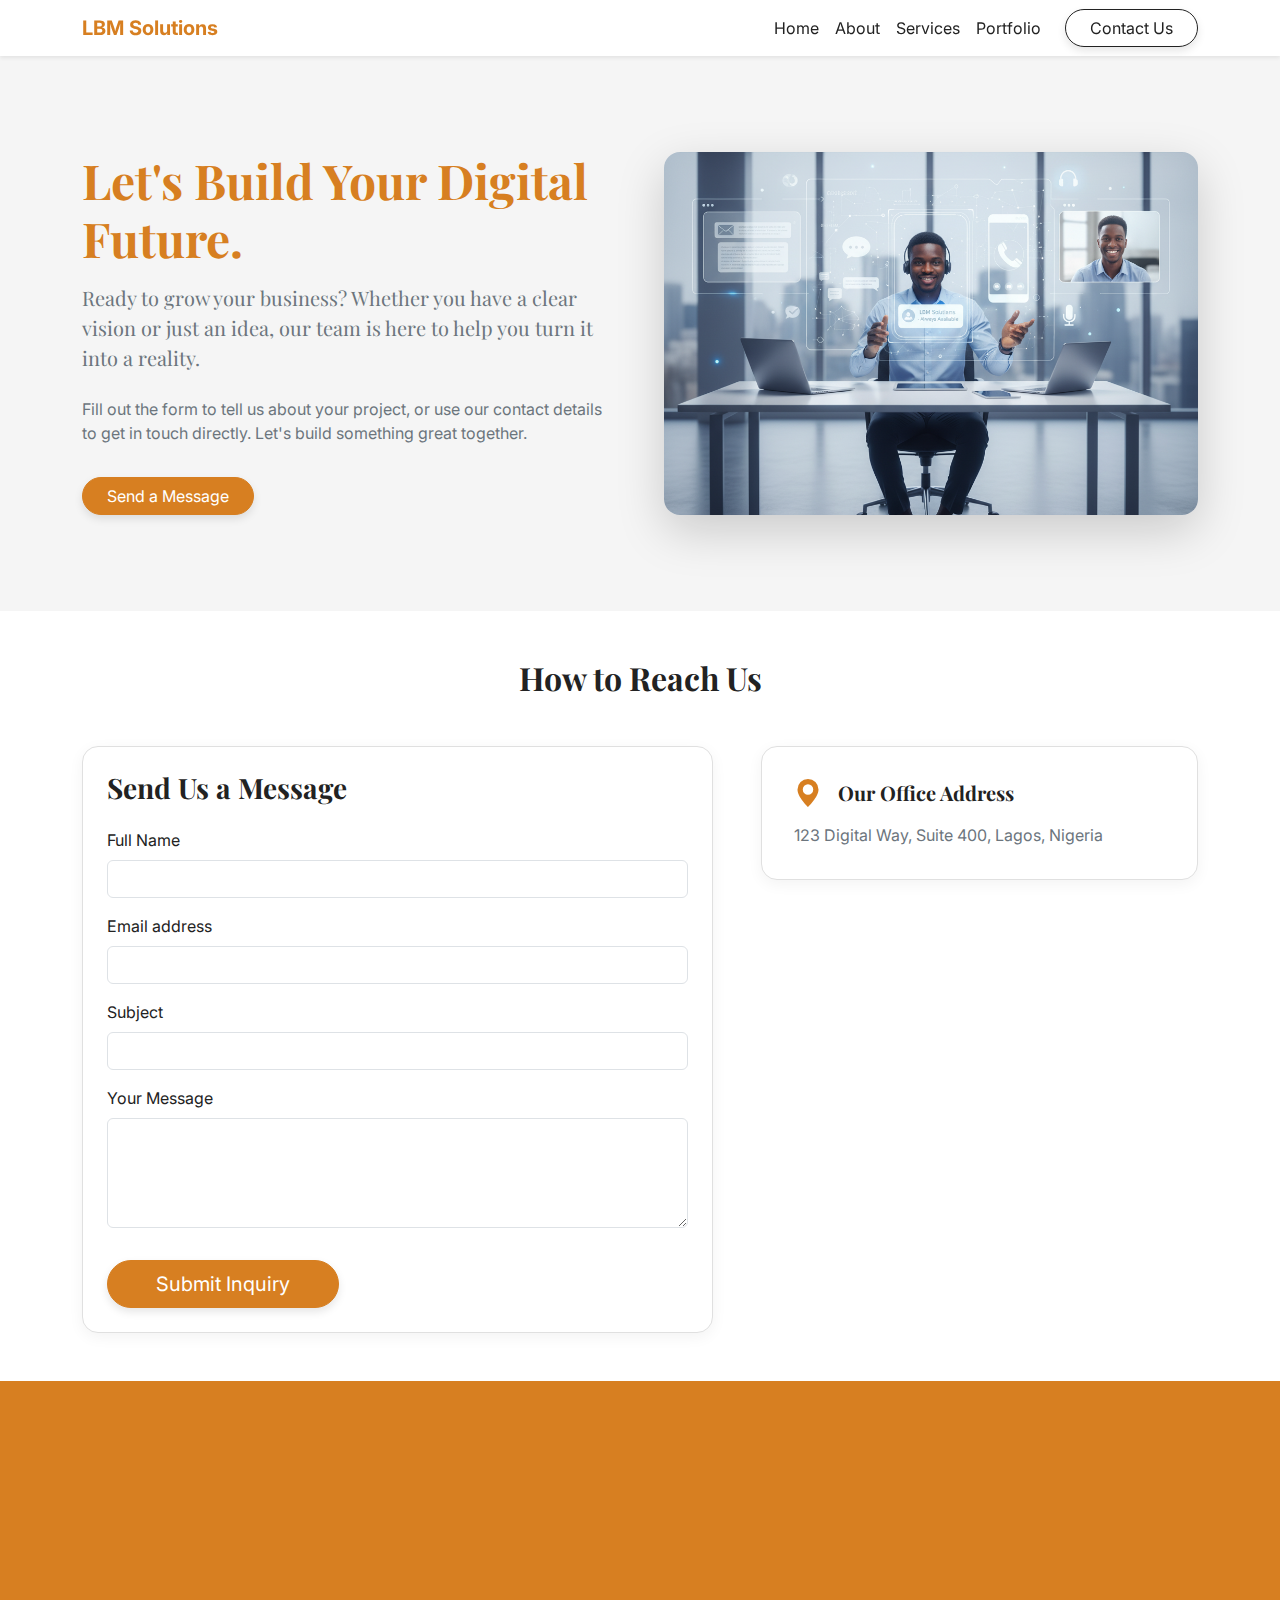
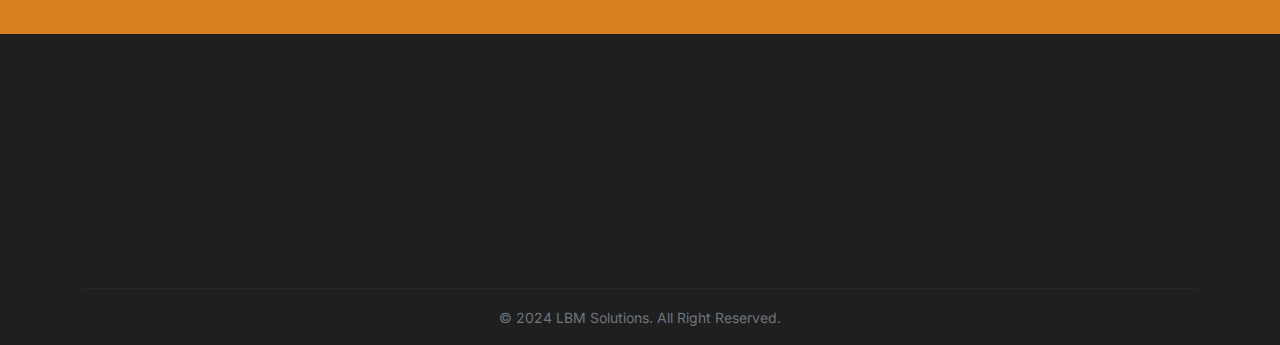
<file: pages/contact.html>
<!DOCTYPE html>
<html lang="en">

<head>
    <meta charset="UTF-8">
    <meta name="viewport" content="width=device-width, initial-scale=1.0">
    <!-- CONTENT UPDATE: Title changed to be action-oriented -->
    <title>LBM Solutions - Contact Us to Start Your Project</title>
    <!-- Bootstrap CSS CDN -->
    <link href="https://cdn.jsdelivr.net/npm/bootstrap@5.3.3/dist/css/bootstrap.min.css" rel="stylesheet"
        xintegrity="sha384-QWTKZyjpPEjISv5WaRU9OFeRpok6YctnYmDr5pNlyT2bRjXh0JMhjY6hW+ALEwIH" crossorigin="anonymous">
    <!-- Google Fonts Links -->
    <link
        href="https://fonts.googleapis.com/css2?family=Playfair+Display:ital,wght@0,400..900;1,400..900&family=Inter:wght@100..900&display=swap"
        rel="stylesheet">
    <!-- CONTENT UPDATE: Corrected CSS path -->
    <link rel="stylesheet" href="../assets/css/style.css">
    <!-- Custom CSS (Consistent Styling) -->
    <style>
        /* Define Brand Colors for Light Theme */
        :root {
            --bs-primary: #D77F21;
            /* Rich Orange/Brown (EXCLUSIVE for Newsletter/key CTA) */
            --bs-secondary: #666666;
            /* Medium Gray for secondary text */
            --bs-main-text: #222222;
            /* Primary text color */
            --bs-light-bg: #FFFFFF;
            /* Primary Light Background (Hero, About, Cards) */
            --bs-alt-bg: #F5F5F5;
            /* Alternate Light Background (Pricing, Detailed Services, FAQ) */
            --bs-card-border: #E0E0E0;
            /* Light border color for cards */
            --bs-dark-footer: #1F1F1F;
            /* Footer background */
            --bs-cta-unique: #5A779C;
            /* Unique cool dark color for CTA section */

            /* Font Definitions */
            --font-heading: 'Playfair Display', serif;
            --font-body: 'Inter', sans-serif;
        }

        body {
            font-family: var(--font-body);
            background-color: var(--bs-light-bg);
            color: var(--bs-main-text);
        }

        /* Apply Playfair Display to all headings and lead text */
        h1,
        h2,
        h3,
        h4,
        h5,
        h6,
        .display-5,
        .lead {
            font-family: var(--font-heading);
        }

        /* Overriding Bootstrap classes for the custom primary color */
        .bg-primary-custom {
            background-color: var(--bs-primary) !important;
        }

        .text-primary-custom {
            color: var(--bs-primary) !important;
        }

        .btn-primary-custom {
            background-color: var(--bs-primary);
            border-color: var(--bs-primary);
            color: white;
            transition: all 0.3s ease;
            box-shadow: 0 4px 8px rgba(0, 0, 0, 0.1);
        }

        .btn-primary-custom:hover {
            background-color: #BD6D1A;
            border-color: #BD6D1A;
            box-shadow: 0 6px 12px rgba(215, 127, 33, 0.4);
            transform: translateY(-2px);
        }

        /* Hero Section Styling */
        #contact-hero {
            background-color: var(--bs-alt-bg);
            padding: 8rem 0;
        }

        /* CTA Section - Unique Cool Color */
        #business-cta {
            background-color: var(--bs-cta-unique);
            color: white;
        }

        /* Footer - Dark background for strong separation */
        footer {
            background-color: var(--bs-dark-footer) !important;
        }

        /* Contact Info/Map Section */
        .info-card {
            background-color: var(--bs-light-bg);
            border-radius: 1rem;
            padding: 2rem;
            box-shadow: 0 4px 15px rgba(0, 0, 0, 0.05);
            border: 1px solid var(--bs-card-border);
        }

        .info-icon {
            fill: var(--bs-primary);
            width: 28px;
            height: 28px;
        }


        /* ============================================= */
        /* SCROLL ANIMATION CLASSES (Run Once is handled in JS) */
        /* ============================================= */
        .animate-on-scroll {
            opacity: 0;
            transition: opacity 0.7s ease-out, transform 0.7s ease-out;
            transform: translateY(30px);
        }

        .animate-on-scroll.active {
            opacity: 1;
            transform: translateY(0);
        }

        .delay-1 {
            transition-delay: 0.15s;
        }

        .delay-2 {
            transition-delay: 0.3s;
        }

        .delay-3 {
            transition-delay: 0.45s;
        }

        .delay-4 {
            transition-delay: 0.6s;
        }

        .delay-5 {
            transition-delay: 0.75s;
        }

        .delay-6 {
            transition-delay: 0.9s;
        }

        .delay-7 {
            transition-delay: 1.05s;
        }

        .delay-8 {
            transition-delay: 1.2s;
        }
    </style>
</head>

<body>

    <!-- ============================================= -->
    <!-- 1. NAVIGATION BAR (HEADER) - Light Theme (5-Item Nav) -->
    <!-- ============================================= -->
    <header>
        <nav class="navbar navbar-expand-lg navbar-light bg-white sticky-top shadow-sm">
            <div class="container">
                <!-- CONTENT UPDATE: Corrected link path -->
                <a class="navbar-brand fw-bold text-primary-custom" href="../index.html">LBM Solutions</a>
                <button class="navbar-toggler" type="button" data-bs-toggle="collapse" data-bs-target="#navbarNav"
                    aria-controls="navbarNav" aria-expanded="false" aria-label="Toggle navigation">
                    <span class="navbar-toggler-icon"></span>
                </button>
                <div class="collapse navbar-collapse" id="navbarNav">
                    <ul class="navbar-nav ms-auto align-items-center">
                        <!-- CONTENT UPDATE: Corrected link paths -->
                        <li class="nav-item"><a class="nav-link" href="../index.html">Home</a></li>
                        <li class="nav-item"><a class="nav-link" href="about.html">About</a></li>
                        <li class="nav-item"><a class="nav-link" href="services.html">Services</a></li>
                        <li class="nav-item"><a class="nav-link" href="portfolio.html">Portfolio</a></li>
                        <li class="nav-item ms-lg-3">
                            <a class="btn btn-primary-custom rounded-pill px-4 active" aria-current="page"
                                href="contact.html">Contact Us</a>
                        </li>
                    </ul>
                </div>
            </div>
        </nav>
    </header>

    <main>
        <!-- ============================================= -->
        <!-- 2. PAGE HERO SECTION (CONTENT UPDATED) -->
        <!-- ============================================= -->
        <section id="contact-hero" class="py-5">
            <div class="container py-5">
                <div class="row align-items-center g-5">
                    <!-- Text Content (Left Side) -->
                    <div class="col-lg-6 animate-on-scroll delay-1">
                        <!-- CONTENT UPDATE: New H1 and text -->
                        <h1 class="display-5 fw-bold text-primary-custom">Let's Build Your Digital Future.</h1>
                        <p class="lead text-secondary mt-3">Ready to grow your business? Whether you have a clear vision
                            or just an idea, our team is here to help you turn it into a reality.</p>
                        <p class="text-secondary mt-4">Fill out the form to tell us about your project, or use our
                            contact details to get in touch directly. Let's build something great together.</p>
                        <a href="#contact-form" class="btn btn-primary-custom rounded-pill px-4 mt-3">Send a Message</a>
                    </div>

                    <!-- Image Content (Right Side) -->
                    <div class="col-lg-6 text-center animate-on-scroll delay-3">
                        <!-- CONTENT UPDATE: Corrected image path -->
                        <img src="../assets/img/contact (2).png" class="img-fluid rounded-lg shadow-lg"
                            alt="Contact LBM Solutions" style="border-radius: 1rem;">
                    </div>
                </div>
            </div>
        </section>

        <!-- ============================================= -->
        <!-- 3. CONTACT INFO & FORM -->
        <!-- ============================================= -->
        <section id="contact-content" class="py-5" style="background-color: var(--bs-light-bg);">
            <div class="container">
                <h2 class="fw-bold text-center mb-5 animate-on-scroll">How to Reach Us</h2>

                <div class="row g-5">

                    <!-- Left Column: Contact Form -->
                    <div class="col-lg-7">
                        <div class="info-card p-4 animate-on-scroll delay-2" id="contact-form">
                            <h3 class="fw-bold mb-4">Send Us a Message</h3>
                            <form action="#" method="POST">
                                <div class="mb-3">
                                    <label for="name" class="form-label">Full Name</label>
                                    <input type="text" class="form-control" id="name" required>
                                </div>
                                <div class="mb-3">
                                    <label for="email" class="form-label">Email address</label>
                                    <input type="email" class="form-control" id="email" required>
                                </div>
                                <div class="mb-3">
                                    <label for="subject" class="form-label">Subject</label>
                                    <input type="text" class="form-control" id="subject">
                                </div>
                                <div class="mb-3">
                                    <label for="message" class="form-label">Your Message</label>
                                    <textarea class="form-control" id="message" rows="4" required></textarea>
                                </div>
                                <button type="submit"
                                    class="btn btn-primary-custom btn-lg rounded-pill px-5 mt-3">Submit Inquiry</button>
                            </form>
                        </div>
                    </div>

                    <!-- Right Column: Details and Map -->
                    <div class="col-lg-5">
                        <div class="row g-4">
                            <!-- Info Cards -->
                            <div class="col-12">
                                <div class="info-card animate-on-scroll delay-3">
                                    <div class="d-flex align-items-center mb-3">
                                        <svg xmlns="http://www.w3.org/2000/svg" width="16" height="16"
                                            fill="currentColor" class="bi bi-geo-alt-fill info-icon me-3"
                                            viewBox="0 0 16 16">
                                            <path
                                                d="M8 16s6-5.686 6-10A6 6 0 0 0 2 6c0 4.314 6 10 6 10m0-7a3 3 0 1 1 0-6 3 3 0 0 1 0 6" />
                                        </svg>
                                        <h4 class="h5 fw-bold mb-0">Our Office Address</h4>
                                    </div>
                                    <p class="text-secondary mb-0">123 Digital Way, Suite 400, Lagos, Nigeria</p>
                                </div>
                            </div>
                            <div class="col-12">
                                <div class="info-card animate-on-scroll delay-4">
                                    <div class="d-flex align-items-center mb-3">
                                        <svg xmlns="http://www.w3.org/2000/svg" width="16" height="16"
                                            fill="currentColor" class="bi bi-telephone-fill info-icon me-3"
                                            viewBox="0 0 16 16">
                                            <path fill-rule="evenodd"
                                                d="M1.885.511a1.745 1.745 0 0 1 2.378-.293l1.527 1.256c.466.383.996.643 1.543.744.547.101 1.096.082 1.638-.057l1.378-.344a.75.75 0 0 1 .843.437l.487 1.054a.75.75 0 0 1-.036.787l-1.018 1.018a.75.75 0 0 1-.395.204l-1.922.379a.75.75 0 0 1-.84-.253l-1.042-1.25a.75.75 0 0 1-.165-.36l.246-.99a.75.75 0 0 1 .43-.538l.685-.343a.75.75 0 0 1 .81-.08l.965.748a.75.75 0 0 0 .979-.199l.64-.8a.75.75 0 0 0-.175-1.066zM13 14a.75.75 0 0 1-.75.75H3.75A.75.75 0 0 1 3 14V2.75a.75.75 0 0 1 .75-.75h8.5a.75.75 0 0 1 .75.75z" />
                                        </svg>
                                        <h4 class="h5 fw-bold mb-0">Call Us</h4>
                                    </div>
                                    <p class="text-secondary mb-0">Sales: +234 1 234 5678</p>
                                    <p class="text-secondary mb-0">Support: +234 1 987 6543</p>
                                </div>
                            </div>
                            <div class="col-12">
                                <div class="info-card animate-on-scroll delay-5">
                                    <div class="d-flex align-items-center mb-3">
                                        <svg xmlns="http://www.w3.org/2000/svg" width="16" height="16"
                                            fill="currentColor" class="bi bi-envelope-fill info-icon me-3"
                                            viewBox="0 0 16 16">
                                            <path
                                                d="M.05 3.555A2 2 0 0 1 2 2h12a2 2 0 0 1 1.95 1.555L8 8.414zM0 4.697v7.243l.564-.343a4.232 4.232 0 0 0 1.925-.975L8 9.248l5.511-3.666c.159-.106.319-.214.48-.323l.385-.258z" />
                                        </svg>
                                        <h4 class="h5 fw-bold mb-0">Email Support</h4>
                                    </div>
                                    <p class="text-secondary mb-0">Sales: <a href="mailto:sales@lbmsolutions.com"
                                            class="text-secondary">sales@lbmsolutions.com</a></p>
                                    <p class="text-secondary mb-0">General: <a href="mailto:info@lbmsolutions.com"
                                            class="text-secondary">info@lbmsolutions.com</a></p>
                                </div>
                            </div>
                        </div>
                    </div>
                </div>
            </div>
        </section>

        <!-- 4. MAP SECTION (Alternate Background) -->
        <!-- <section id="location-map" class="py-5" style="background-color: var(--bs-alt-bg);">
            <div class="container animate-on-scroll delay-6">
                <h2 class="fw-bold text-center mb-4">Find Our Location</h2>
                <div class="map-placeholder shadow-lg"
                    style="height: 400px; background-color: #e9e9e9; border-radius: 1rem;"> -->
        <!-- Placeholder for embedded Google Map -->
        <!-- <p class="text-center pt-5 text-secondary">Interactive Map Placeholder</p>
                </div>
            </div>
        </section> -->
        <!-- ============================================= -->
        <!-- 8. NEWSLETTER & SUBSCRIPTION - CONTENT UPDATED -->
        <!-- ============================================= -->
        <section id="newsletter" class="py-5">
            <div class="container text-center animate-on-scroll">
                <!-- CONTENT UPDATE: New H2 and text -->
                <h2 class="fw-bold mb-3">Get Digital Insights</h2>
                <p class="lead mb-4">Join our newsletter for weekly insights on digital marketing, web trends, and
                    growth strategies. No spam, just value.</p>
                <div class="row justify-content-center">
                    <div class="col-lg-6">
                        <form class="d-flex animate-on-scroll delay-1">
                            <input type="email" class="form-control form-control-lg me-2 rounded-pill"
                                placeholder="Enter your email address">
                            <button type="submit" class="btn btn-dark btn-lg rounded-pill px-4">Subscribe</button>
                        </form>
                    </div>
                </div>
            </div>
        </section>

    </main>

    <!-- ============================================= -->
    <!-- 5. FOOTER (CONTENT UPDATED) -->
    <!-- ============================================= -->
    <footer class="text-white" style="background-color: var(--bs-dark-footer);">
        <div class="container pt-5 pb-3">
            <div class="row g-4 animate-on-scroll delay-7">
                <div class="col-md-4">
                    <h5 class="fw-bold text-primary-custom">LBM Solutions</h5>
                    <p class="text-secondary">Your trusted partner for web services, hosting, and digital marketing
                        excellence in Nigeria.</p>
                </div>
                <div class="col-md-2">
                    <h5>Quick Links</h5>
                    <ul class="list-unstyled">
                        <!-- CONTENT UPDATE: Corrected link paths -->
                        <li><a href="about.html" class="text-secondary text-decoration-none py-1 d-block">About Us</a>
                        </li>
                        <li><a href="services.html"
                                class="text-secondary text-decoration-none py-1 d-block">Services</a></li>
                        <li><a href="portfolio.html"
                                class="text-secondary text-decoration-none py-1 d-block">Portfolio</a></li>
                        <li><a href="../index.html#faq"
                                class="text-secondary text-decoration-none py-1 d-block">FAQs</a>
                        </li>
                    </ul>
                </div>
                <div class="col-md-3">
                    <h5>Support & Legal</h5>
                    <ul class="list-unstyled">
                        <li><a href="contact.html" class="text-secondary text-decoration-none py-1 d-block">Contact
                                Us</a></li>
                        <li><a href="#" class="text-secondary text-decoration-none py-1 d-block">Career</a></li>
                        <li><a href="#" class="text-secondary text-decoration-none py-1 d-block">Support</a></li>
                        <li><a href="#" class="text-secondary text-decoration-none py-1 d-block">Sitemap</a></li>
                    </ul>
                </div>
                <div class="col-md-3">
                    <h5>Address</h5>
                    <div class="map-placeholder"
                        style="height: 150px; background-color: #333; border-radius: 0.5rem; font-size: 0.9rem;">
                        [Map Placeholder]
                    </div>
                </div>
            </div>
            <hr class="mt-4 mb-3" style="border-color: #343a40;">
            <div class="text-center">
                <small class="text-secondary">&copy; 2024 LBM Solutions. All Right Reserved.</small>
            </div>
        </div>
    </footer>


    <!-- Bootstrap JavaScript Bundle with Popper -->
    <script src="https://cdn.jsdelivr.net/npm/bootstrap@5.3.3/dist/js/bootstrap.bundle.min.js"
        xintegrity="sha384-YvpcrYf0tY3lHB60NNkmXc5s9fDVZLESaAA55NDzOxhy9GkcIdslK1eN7N6jIeHz"
        crossorigin="anonymous"></script>
    <!-- CONTENT UPDATE: Corrected JS path -->
    <script src="../assets/js/script.js"></script>
    <!-- Custom Animation JavaScript using IntersectionObserver -->
    <script>
        document.addEventListener('DOMContentLoaded', () => {
            const elements = document.querySelectorAll('.animate-on-scroll');

            const observerOptions = {
                root: null, // viewport
                rootMargin: '0px',
                threshold: 0.05
            };

            const observer = new IntersectionObserver((entries, observer) => {
                entries.forEach(entry => {
                    if (entry.isIntersecting) {
                        entry.target.classList.add('active');
                        // Unobserving ensures the animation runs only once.
                        observer.unobserve(entry.target);
                    }
                });
            }, observerOptions);

            elements.forEach(el => {
                observer.observe(el);
            });
        });
    </script>
</body>

</html>
</file>
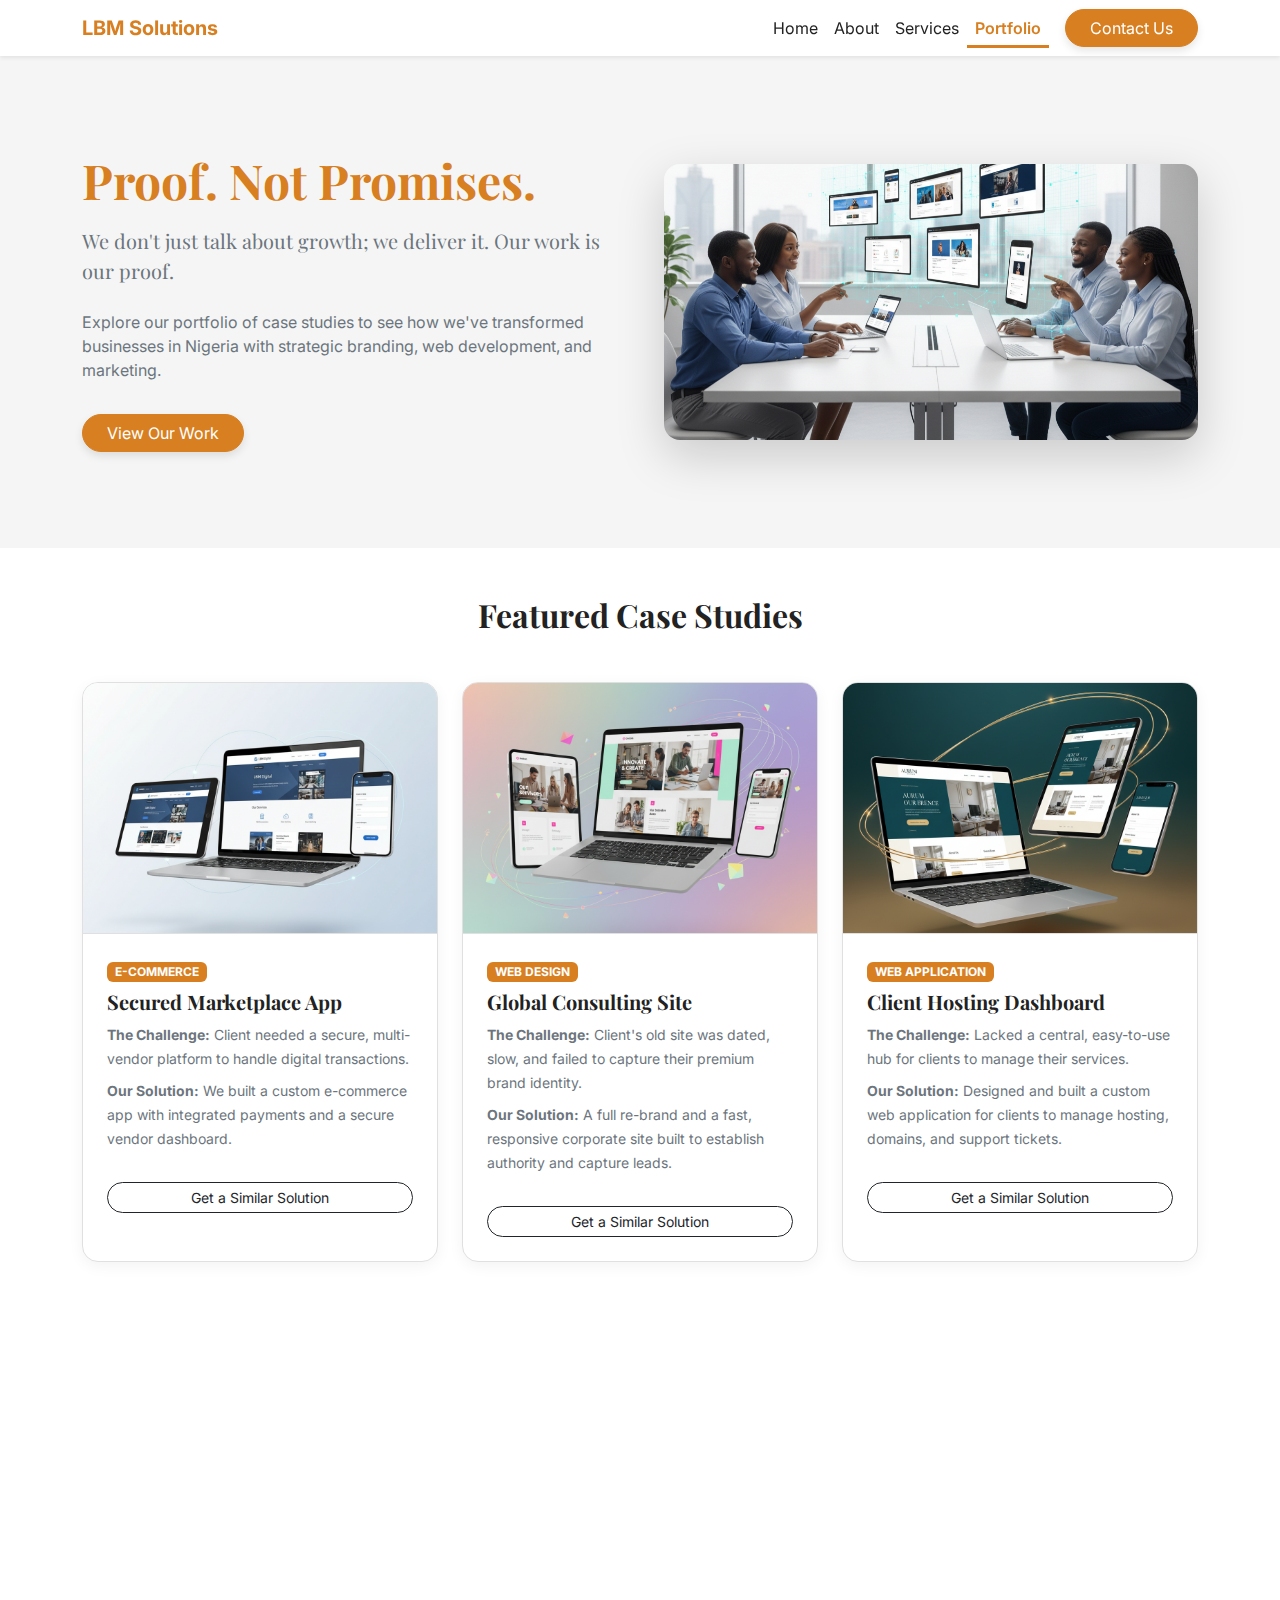
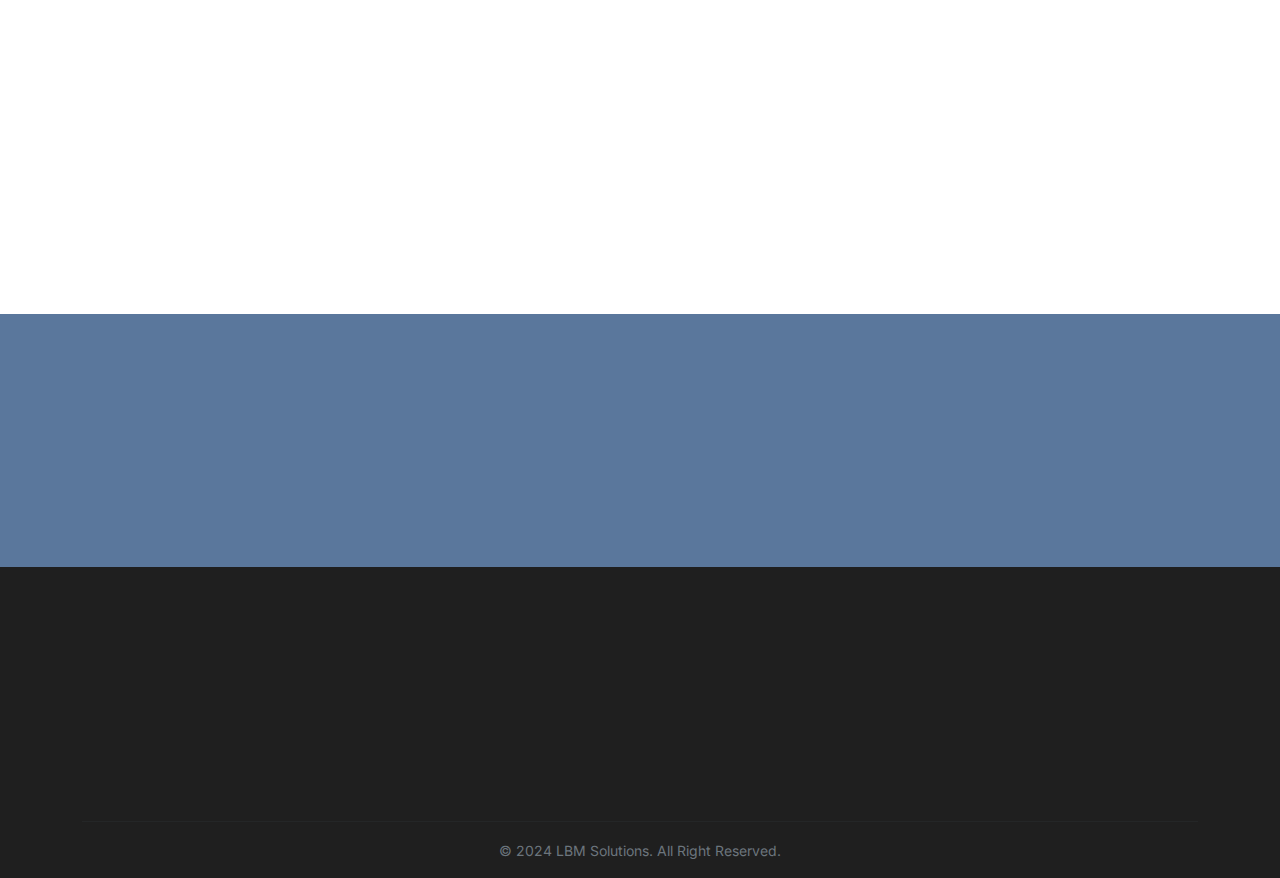
<file: pages/portfolio.html>
<!DOCTYPE html>
<html lang="en">

<head>
    <meta charset="UTF-8">
    <meta name="viewport" content="width=device-width, initial-scale=1.0">
    <!-- CONTENT UPDATE: Title changed to be results-focused -->
    <title>Our Work | LBM Solutions Case Studies</title>
    <!-- Bootstrap CSS CDN -->
    <link href="https://cdn.jsdelivr.net/npm/bootstrap@5.3.3/dist/css/bootstrap.min.css" rel="stylesheet"
        xintegrity="sha384-QWTKZyjpPEjISv5WaRU9OFeRpok6YctnYmDr5pNlyT2bRjXh0JMhjY6hW+ALEwIH" crossorigin="anonymous">
    <!-- Google Fonts Links -->
    <link
        href="https://fonts.googleapis.com/css2?family=Playfair+Display:ital,wght@0,400..900;1,400..900&family=Inter:wght@100..900&display=swap"
        rel="stylesheet">
    <!-- CONTENT UPDATE: Corrected CSS path -->
    <link rel="stylesheet" href="../assets/css/style.css">
    <!-- Custom CSS (Consistent Styling) -->
    <style>
        /* Define Brand Colors for Light Theme */
        :root {
            --bs-primary: #D77F21;
            /* Rich Orange/Brown (EXCLUSIVE for Newsletter/key CTA) */
            --bs-secondary: #666666;
            /* Medium Gray for secondary text */
            --bs-main-text: #222222;
            /* Primary text color */
            --bs-light-bg: #FFFFFF;
            /* Primary Light Background (Hero, About, Cards) */
            --bs-alt-bg: #F5F5F5;
            /* Alternate Light Background (Pricing, Detailed Services, FAQ) */
            --bs-card-border: #E0E0E0;
            /* Light border color for cards */
            --bs-dark-footer: #1F1F1F;
            /* Footer background */
            --bs-cta-unique: #5A779C;
            /* Unique cool dark color for CTA section */

            /* Font Definitions */
            --font-heading: 'Playfair Display', serif;
            --font-body: 'Inter', sans-serif;
        }

        body {
            font-family: var(--font-body);
            background-color: var(--bs-light-bg);
            color: var(--bs-main-text);
        }

        /* Apply Playfair Display to all headings and lead text */
        h1,
        h2,
        h3,
        h4,
        h5,
        h6,
        .display-5,
        .lead {
            font-family: var(--font-heading);
        }

        /* Overriding Bootstrap classes for the custom primary color */
        .bg-primary-custom {
            background-color: var(--bs-primary) !important;
        }

        .text-primary-custom {
            color: var(--bs-primary) !important;
        }

        .btn-primary-custom {
            background-color: var(--bs-primary);
            border-color: var(--bs-primary);
            color: white;
            transition: all 0.3s ease;
            box-shadow: 0 4px 8px rgba(0, 0, 0, 0.1);
        }

        .btn-primary-custom:hover {
            background-color: #BD6D1A;
            border-color: #BD6D1A;
            box-shadow: 0 6px 12px rgba(215, 127, 33, 0.4);
            transform: translateY(-2px);
        }

        /* Hero Section Styling */
        #portfolio-hero {
            background-color: var(--bs-alt-bg);
            padding: 8rem 0;
        }

        /* CTA Section - Unique Cool Color */
        #business-cta {
            background-color: var(--bs-cta-unique);
            color: white;
        }

        /* Footer - Dark background for strong separation */
        footer {
            background-color: var(--bs-dark-footer) !important;
        }

        /* ============================================= */
        /* Portfolio Card Styling */
        /* ============================================= */
        .portfolio-card {
            background-color: var(--bs-light-bg);
            border: 1px solid var(--bs-card-border);
            border-radius: 1rem;
            overflow: hidden;
            transition: all 0.5s cubic-bezier(0.25, 0.46, 0.45, 0.94);
            box-shadow: 0 4px 15px rgba(0, 0, 0, 0.05);
            /* Removed cursor: pointer; as the card itself isn't one link */
            height: 100%; /* Ensure cards are same height */
            display: flex; /* Use flexbox to structure card */
            flex-direction: column; /* Stack image and details vertically */
        }

        .portfolio-card:hover {
            transform: translateY(-8px);
            box-shadow: 0 10px 30px rgba(0, 0, 0, 0.15);
        }

        .portfolio-card img {
            transition: transform 0.5s ease-out;
            width: 100%;
            height: 250px; /* Fixed height for images */
            object-fit: cover; /* Ensure images cover the area */
        }

        .portfolio-card:hover img {
            transform: scale(1.05);
        }
        
        .project-details-wrapper {
            /* New wrapper to allow for hover effect on image without affecting text */
            overflow: hidden; /* Clips the scaling image */
            border-bottom: 1px solid var(--bs-card-border);
        }

        .project-details {
            padding: 1.5rem;
            /* CONTENT UPDATE: Changed text-align to left for professional look */
            text-align: left;
            flex-grow: 1; /* Allows details to fill remaining card space */
            display: flex;
            flex-direction: column;
        }
        
        .project-details .btn {
            margin-top: auto; /* Pushes button to the bottom of the card */
        }


        /* ============================================= */
        /* SCROLL ANIMATION CLASSES (Run Once is handled in JS) */
        /* ============================================= */
        .animate-on-scroll {
            opacity: 0;
            transition: opacity 0.7s ease-out, transform 0.7s ease-out;
            transform: translateY(30px);
        }

        .animate-on-scroll.active {
            opacity: 1;
            transform: translateY(0);
        }

        .delay-1 {
            transition-delay: 0.15s;
        }

        .delay-2 {
            transition-delay: 0.3s;
        }

        .delay-3 {
            transition-delay: 0.45s;
        }

        .delay-4 {
            transition-delay: 0.6s;
        }

        .delay-5 {
            transition-delay: 0.75s;
        }

        .delay-6 {
            transition-delay: 0.9s;
        }

        .delay-7 {
            transition-delay: 1.05s;
        }

        .delay-8 {
            transition-delay: 1.2s;
        }
    </style>
</head>

<body>

    <!-- ============================================= -->
    <!-- 1. NAVIGATION BAR (HEADER) - Light Theme (5-Item Nav) -->
    <!-- ============================================= -->
    <header>
        <nav class="navbar navbar-expand-lg navbar-light bg-white sticky-top shadow-sm">
            <div class="container">
                <!-- CONTENT UPDATE: Corrected link path -->
                <a class="navbar-brand fw-bold text-primary-custom" href="../index.html">LBM Solutions</a>
                <button class="navbar-toggler" type="button" data-bs-toggle="collapse" data-bs-target="#navbarNav"
                    aria-controls="navbarNav" aria-expanded="false" aria-label="Toggle navigation">
                    <span class="navbar-toggler-icon"></span>
                </button>
                <div class="collapse navbar-collapse" id="navbarNav">
                    <ul class="navbar-nav ms-auto align-items-center">
                        <!-- CONTENT UPDATE: Corrected link paths -->
                        <li class="nav-item"><a class="nav-link" href="../index.html">Home</a></li>
                        <li class="nav-item"><a class="nav-link" href="about.html">About</a></li>
                        <li class="nav-item"><a class="nav-link" href="services.html">Services</a></li>
                        <li class="nav-item"><a class="nav-link active" aria-current="page"
                                href="portfolio.html">Portfolio</a></li>
                        <li class="nav-item ms-lg-3">
                            <a class="btn btn-primary-custom rounded-pill px-4" href="contact.html">Contact Us</a>
                        </li>
                    </ul>
                </div>
            </div>
        </nav>
    </header>

    <main>
        <!-- ============================================= -->
        <!-- 2. PAGE HERO SECTION (CONTENT UPDATED) -->
        <!-- ============================================= -->
        <section id="portfolio-hero" class="py-5">
            <div class="container py-5">
                <div class="row align-items-center g-5">
                    <!-- Text Content (Left Side) -->
                    <div class="col-lg-6 animate-on-scroll delay-1">
                        <!-- CONTENT UPDATE: New H1 and text -->
                        <h1 class="display-5 fw-bold text-primary-custom">Proof. Not Promises.</h1>
                        <p class="lead text-secondary mt-3">We don't just talk about growth; we deliver it. Our work is
                            our proof.</p>
                        <p class="text-secondary mt-4">Explore our portfolio of case studies to see how we've
                            transformed businesses in Nigeria with strategic branding, web development, and marketing.
                        </p>
                        <a href="#portfolio-gallery" class="btn btn-primary-custom rounded-pill px-4 mt-3">View Our
                            Work</a>
                    </div>

                    <!-- Image Content (Right Side) -->
                    <div class="col-lg-6 text-center animate-on-scroll delay-3">
                        <!-- CONTENT UPDATE: Corrected image path -->
                        <img src="../assets/img/portfolio.png" class="img-fluid rounded-lg shadow-lg"
                            alt="Portfolio Showcase" style="border-radius: 1rem;">
                    </div>
                </div>
            </div>
        </section>

        <!-- ============================================= -->
        <!-- 3. PORTFOLIO GALLERY (CONTENT UPDATED TO CASE STUDIES) -->
        <!-- ============================================= -->
        <section id="portfolio-gallery" class="py-5" style="background-color: var(--bs-light-bg);">
            <div class="container">

                <h2 class="fw-bold text-center mb-5 animate-on-scroll delay-3">Featured Case Studies</h2>

                <!-- Project Grid (3 columns) -->
                <div class="row row-cols-1 row-cols-sm-2 row-cols-lg-3 g-4">

                    <!-- Project 1: E-Commerce Platform -->
                    <div class="col">
                        <div class="portfolio-card animate-on-scroll delay-4">
                            <div class="project-details-wrapper">
                                <img src="../assets/img/portfolio1.png" class="card-img-top"
                                    alt="E-Commerce Project Mockup">
                            </div>
                            <!-- CONTENT UPDATE: Rewritten as mini case study -->
                            <div class="project-details">
                                <div>
                                    <span class="badge bg-primary-custom text-uppercase mb-2">E-Commerce</span>
                                    <h5 class="fw-bold">Secured Marketplace App</h5>
                                    <p class="text-secondary mb-2"><small><strong>The Challenge:</strong> Client needed
                                            a secure, multi-vendor platform to handle digital transactions.</small></p>
                                    <p class="text-secondary mb-3"><small><strong>Our Solution:</strong> We built a
                                            custom e-commerce app with integrated payments and a secure vendor
                                            dashboard.</small></p>
                                </div>
                                <a href="contact.html" class="btn btn-outline-dark btn-sm rounded-pill mt-3">Get a
                                    Similar Solution</a>
                            </div>
                        </div>
                    </div>

                    <!-- Project 2: Corporate Website -->
                    <div class="col">
                        <div class="portfolio-card animate-on-scroll delay-5">
                            <div class="project-details-wrapper">
                                <img src="../assets/img/portfolio6.png" class="card-img-top"
                                    alt="Corporate Website Project Mockup">
                            </div>
                            <!-- CONTENT UPDATE: Rewritten as mini case study -->
                            <div class="project-details">
                                <div>
                                    <span class="badge bg-primary-custom text-uppercase mb-2">Web Design</span>
                                    <h5 class="fw-bold">Global Consulting Site</h5>
                                    <p class="text-secondary mb-2"><small><strong>The Challenge:</strong> Client's old
                                            site was dated, slow, and failed to capture their premium brand
                                            identity.</small></p>
                                    <p class="text-secondary mb-3"><small><strong>Our Solution:</strong> A full re-brand
                                            and a fast, responsive corporate site built to establish authority and
                                            capture leads.</small></p>
                                </div>
                                <a href="contact.html" class="btn btn-outline-dark btn-sm rounded-pill mt-3">Get a
                                    Similar Solution</a>
                            </div>
                        </div>
                    </div>

                    <!-- Project 3: Domain & Hosting Interface -->
                    <div class="col">
                        <div class="portfolio-card animate-on-scroll delay-6">
                            <div class="project-details-wrapper">
                                <img src="../assets/img/portfolio2.png" class="card-img-top"
                                    alt="Hosting UI Project Mockup">
                            </div>
                            <!-- CONTENT UPDATE: Rewritten as mini case study -->
                            <div class="project-details">
                                <div>
                                    <span class="badge bg-primary-custom text-uppercase mb-2">Web Application</span>
                                    <h5 class="fw-bold">Client Hosting Dashboard</h5>
                                    <p class="text-secondary mb-2"><small><strong>The Challenge:</strong> Lacked a
                                            central, easy-to-use hub for clients to manage their services.</small></p>
                                    <p class="text-secondary mb-3"><small><strong>Our Solution:</strong> Designed and
                                            built a custom web application for clients to manage hosting, domains, and
                                            support tickets.</small></p>
                                </div>
                                <a href="contact.html" class="btn btn-outline-dark btn-sm rounded-pill mt-3">Get a
                                    Similar Solution</a>
                            </div>
                        </div>
                    </div>

                    <!-- Project 4: Marketing Landing Page -->
                    <div class="col">
                        <div class="portfolio-card animate-on-scroll delay-7">
                            <div class="project-details-wrapper">
                                <img src="../assets/img/portfolio3.png" class="card-img-top"
                                    alt="Marketing Landing Page Mockup">
                            </div>
                            <!-- CONTENT UPDATE: Rewritten as mini case study -->
                            <div class="project-details">
                                <div>
                                    <span class="badge bg-primary-custom text-uppercase mb-2">Digital Marketing</span>
                                    <h5 class="fw-bold">Lead Generation Campaign</h5>
                                    <p class="text-secondary mb-2"><small><strong>The Challenge:</strong> A new product
                                            launch needed to generate qualified leads, fast.</small></p>
                                    <p class="text-secondary mb-3"><small><strong>Our Solution:</strong> Developed a
                                            high-converting landing page and a targeted SEO & PPC campaign.</small></p>
                                </div>
                                <a href="contact.html" class="btn btn-outline-dark btn-sm rounded-pill mt-3">Get a
                                    Similar Solution</a>
                            </div>
                        </div>
                    </div>

                    <!-- Project 5: Startup App -->
                    <div class="col">
                        <div class="portfolio-card animate-on-scroll delay-8">
                            <div class="project-details-wrapper">
                                <img src="../assets/img/portfolio4.png" class="card-img-top" alt="Startup App Mockup">
                            </div>
                            <!-- CONTENT UPDATE: Rewritten as mini case study -->
                            <div class="project-details">
                                <div>
                                    <span class="badge bg-primary-custom text-uppercase mb-2">Brand & Web Design</span>
                                    <h5 class="fw-bold">FinTech Startup Portal</h5>
                                    <p class="text-secondary mb-2"><small><strong>The Challenge:</strong> A new FinTech
                                            startup needed to build brand trust and acquire its first 1,000 users.</small>
                                    </p>
                                    <p class="text-secondary mb-3"><small><strong>Our Solution:</strong> Created a full
                                            brand identity and a compelling website focused on user-friendly
                                            onboarding.</small></p>
                                </div>
                                <a href="contact.html" class="btn btn-outline-dark btn-sm rounded-pill mt-3">Get a
                                    Similar Solution</a>
                            </div>
                        </div>
                    </div>

                    <!-- Project 6: B2B E-Business Portal -->
                    <div class="col">
                        <div class="portfolio-card animate-on-scroll delay-9">
                            <div class="project-details-wrapper">
                                <img src="../assets/img/portfolio5.png" class="card-img-top"
                                    alt="B2B E-Business Portal Mockup">
                            </div>
                            <!-- CONTENT UPDATE: Rewritten as mini case study -->
                            <div class="project-details">
                                <div>
                                    <span class="badge bg-primary-custom text-uppercase mb-2">E-Business
                                        Strategy</span>
                                    <h5 class="fw-bold">Enterprise E-Business Hub</h5>
                                    <p class="text-secondary mb-2"><small><strong>The Challenge:</strong> A B2B client
                                            needed to digitize their complex supply chain and ordering process.</small>
                                    </p>
                                    <p class="text-secondary mb-3"><small><strong>Our Solution:</strong> Designed an
                                            end-to-end e-business strategy and portal to streamline operations.</small>
                                    </p>
                                </div>
                                <a href="contact.html" class="btn btn-outline-dark btn-sm rounded-pill mt-3">Get a
                                    Similar Solution</a>
                            </div>
                        </div>
                    </div>

                </div>
            </div>
        </section>


        <!-- ============================================= -->
        <!-- 4. CTA: LBM BUSINESS SOLUTIONS (CONTENT UPDATED) -->
        <!-- ============================================= -->
        <section id="business-cta" class="py-5">
            <div class="container text-center animate-on-scroll">
                <!-- CONTENT UPDATE: New H2 and text -->
                <h2 class="fw-bold mb-3">See Your Project Here</h2>
                <p class="lead mb-4">You've seen our work. Now, let's talk about what we can build for you.
                </p>
                <a href="contact.html" class="btn btn-light btn-lg rounded-pill px-5">Start Your Project</a>
            </div>
        </section>


    </main>

    <!-- ============================================= -->
    <!-- 5. FOOTER (CONTENT UPDATED) -->
    <!-- ============================================= -->
    <footer class="text-white" style="background-color: var(--bs-dark-footer);">
        <div class="container pt-5 pb-3">
            <div class="row g-4 animate-on-scroll delay-1">
                <div class="col-md-4">
                    <h5 class="fw-bold text-primary-custom">LBM Solutions</h5>
                    <p class="text-secondary">Your trusted partner for web services, hosting, and digital marketing
                        excellence in Nigeria.</p>
                </div>
                <div class="col-md-2">
                    <h5>Quick Links</h5>
                    <ul class="list-unstyled">
                        <!-- CONTENT UPDATE: Corrected link paths -->
                        <li><a href="about.html" class="text-secondary text-decoration-none py-1 d-block">About Us</a>
                        </li>
                        <li><a href="services.html"
                                class="text-secondary text-decoration-none py-1 d-block">Services</a></li>
                        <li><a href="portfolio.html"
                                class="text-secondary text-decoration-none py-1 d-block">Portfolio</a></li>
                        <li><a href="../index.html#faq"
                                class="text-secondary text-decoration-none py-1 d-block">FAQs</a>
                        </li>
                    </ul>
                </div>
                <div class="col-md-3">
                    <h5>Support & Legal</h5>
                    <ul class="list-unstyled">
                        <li><a href="contact.html" class="text-secondary text-decoration-none py-1 d-block">Contact
                                Us</a></li>
                        <li><a href="#" class="text-secondary text-decoration-none py-1 d-block">Career</a></li>
                        <li><a href="#" class="text-secondary text-decoration-none py-1 d-block">Support</a></li>
                        <li><a href="#" class="text-secondary text-decoration-none py-1 d-block">Sitemap</a></li>
                    </ul>
                </div>
                <div class="col-md-3">
                    <h5>Address</h5>
                    <div class="map-placeholder"
                        style="height: 150px; background-color: #333; border-radius: 0.5rem; font-size: 0.9rem;">
                        [Map Placeholder]
                    </div>
                </div>
            </div>
            <hr class="mt-4 mb-3" style="border-color: #343a40;">
            <div class="text-center">
                <small class="text-secondary">&copy; 2024 LBM Solutions. All Right Reserved.</small>
            </div>
        </div>
    </footer>


    <!-- Bootstrap JavaScript Bundle with Popper -->
    <script src="https://cdn.jsdelivr.net/npm/bootstrap@5.3.3/dist/js/bootstrap.bundle.min.js"
        xintegrity="sha384-YvpcrYf0tY3lHB60NNkmXc5s9fDVZLESaAA55NDzOxhy9GkcIdslK1eN7N6jIeHz"
        crossorigin="anonymous"></script>
    <!-- CONTENT UPDATE: Corrected JS path -->
    <script src="../assets/js/script.js"></script>
    <!-- Custom Animation JavaScript using IntersectionObserver (REPLICATED from index.html) -->
    <script>
        document.addEventListener('DOMContentLoaded', () => {
            const elements = document.querySelectorAll('.animate-on-scroll');

            const observerOptions = {
                root: null, // viewport
                rootMargin: '0px',
                threshold: 0.05
            };

            const observer = new IntersectionObserver((entries, observer) => {
                entries.forEach(entry => {
                    if (entry.isIntersecting) {
                        entry.target.classList.add('active');
                        // Unobserving ensures the animation runs only once.
                        observer.unobserve(entry.target);
                    }
                });
            }, observerOptions);

            elements.forEach(el => {
                observer.observe(el);
            });
        });
    </script>
</body>

</html>
</file>
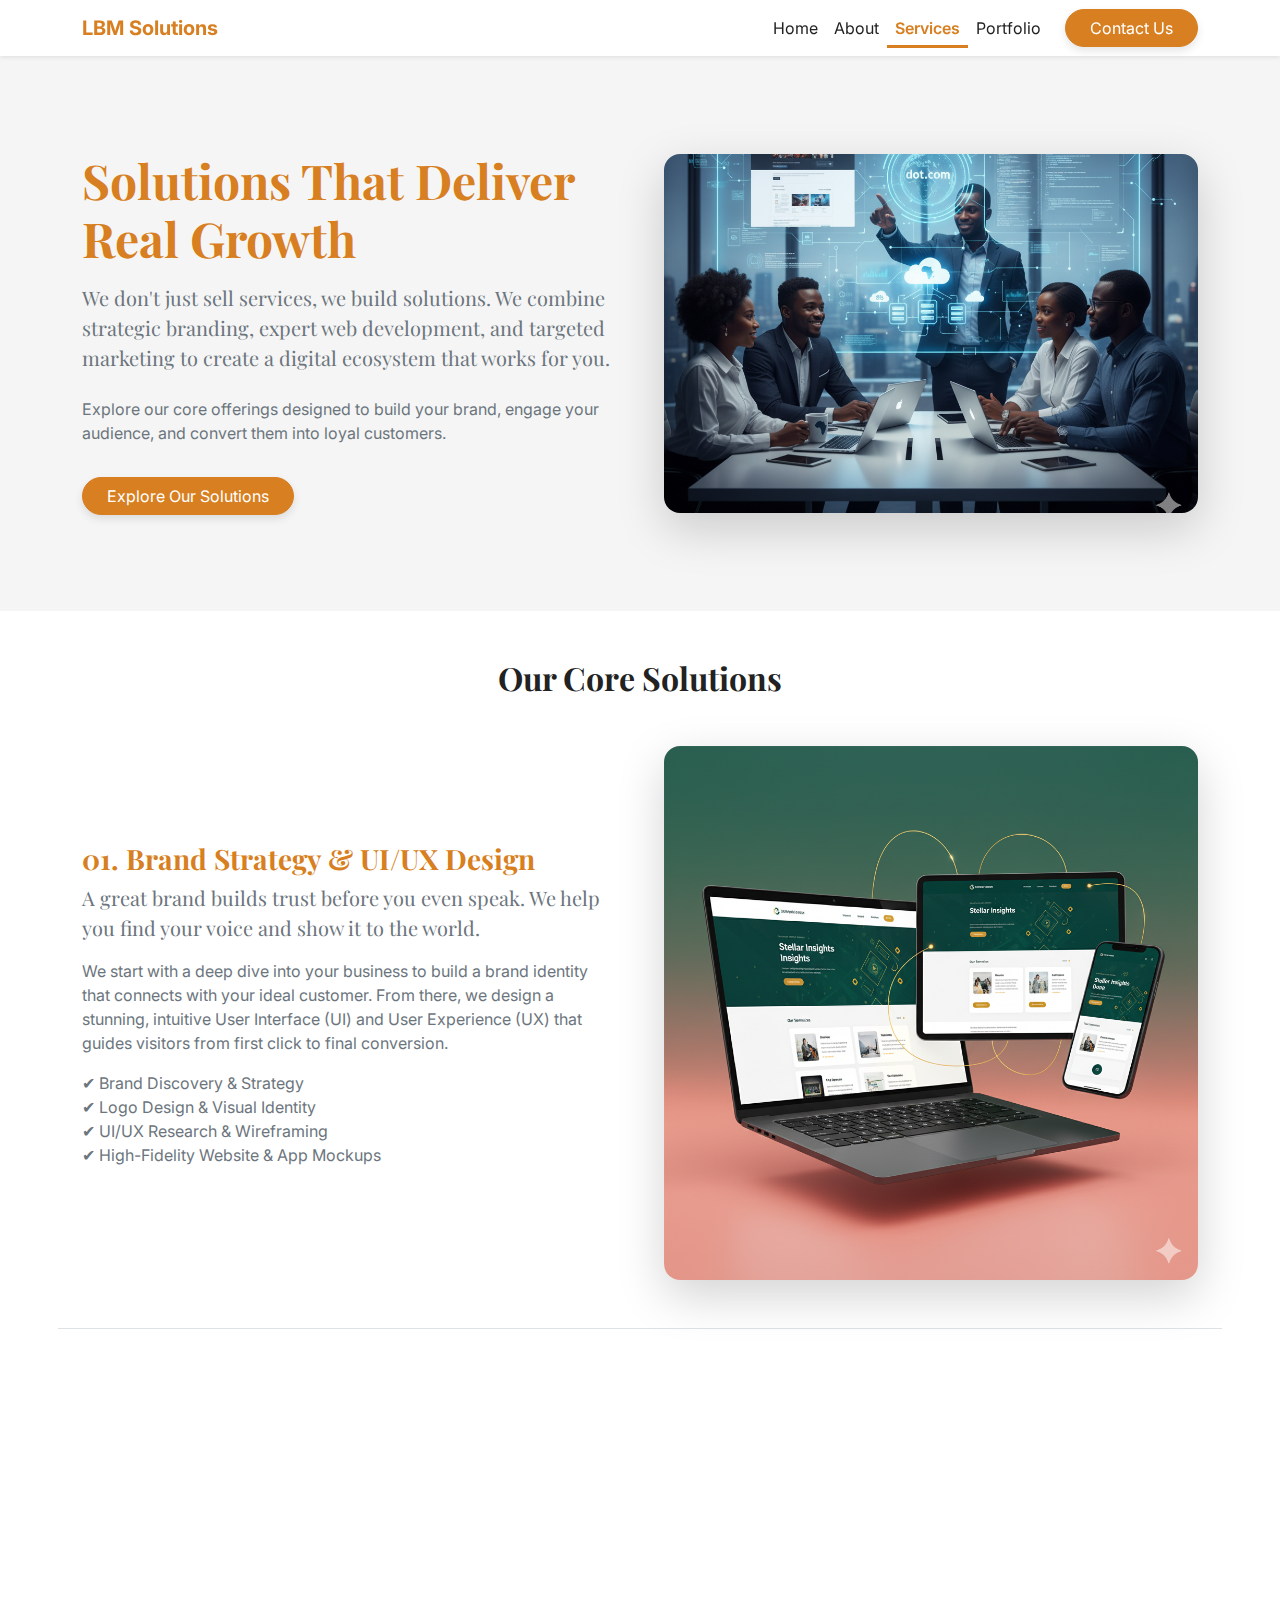
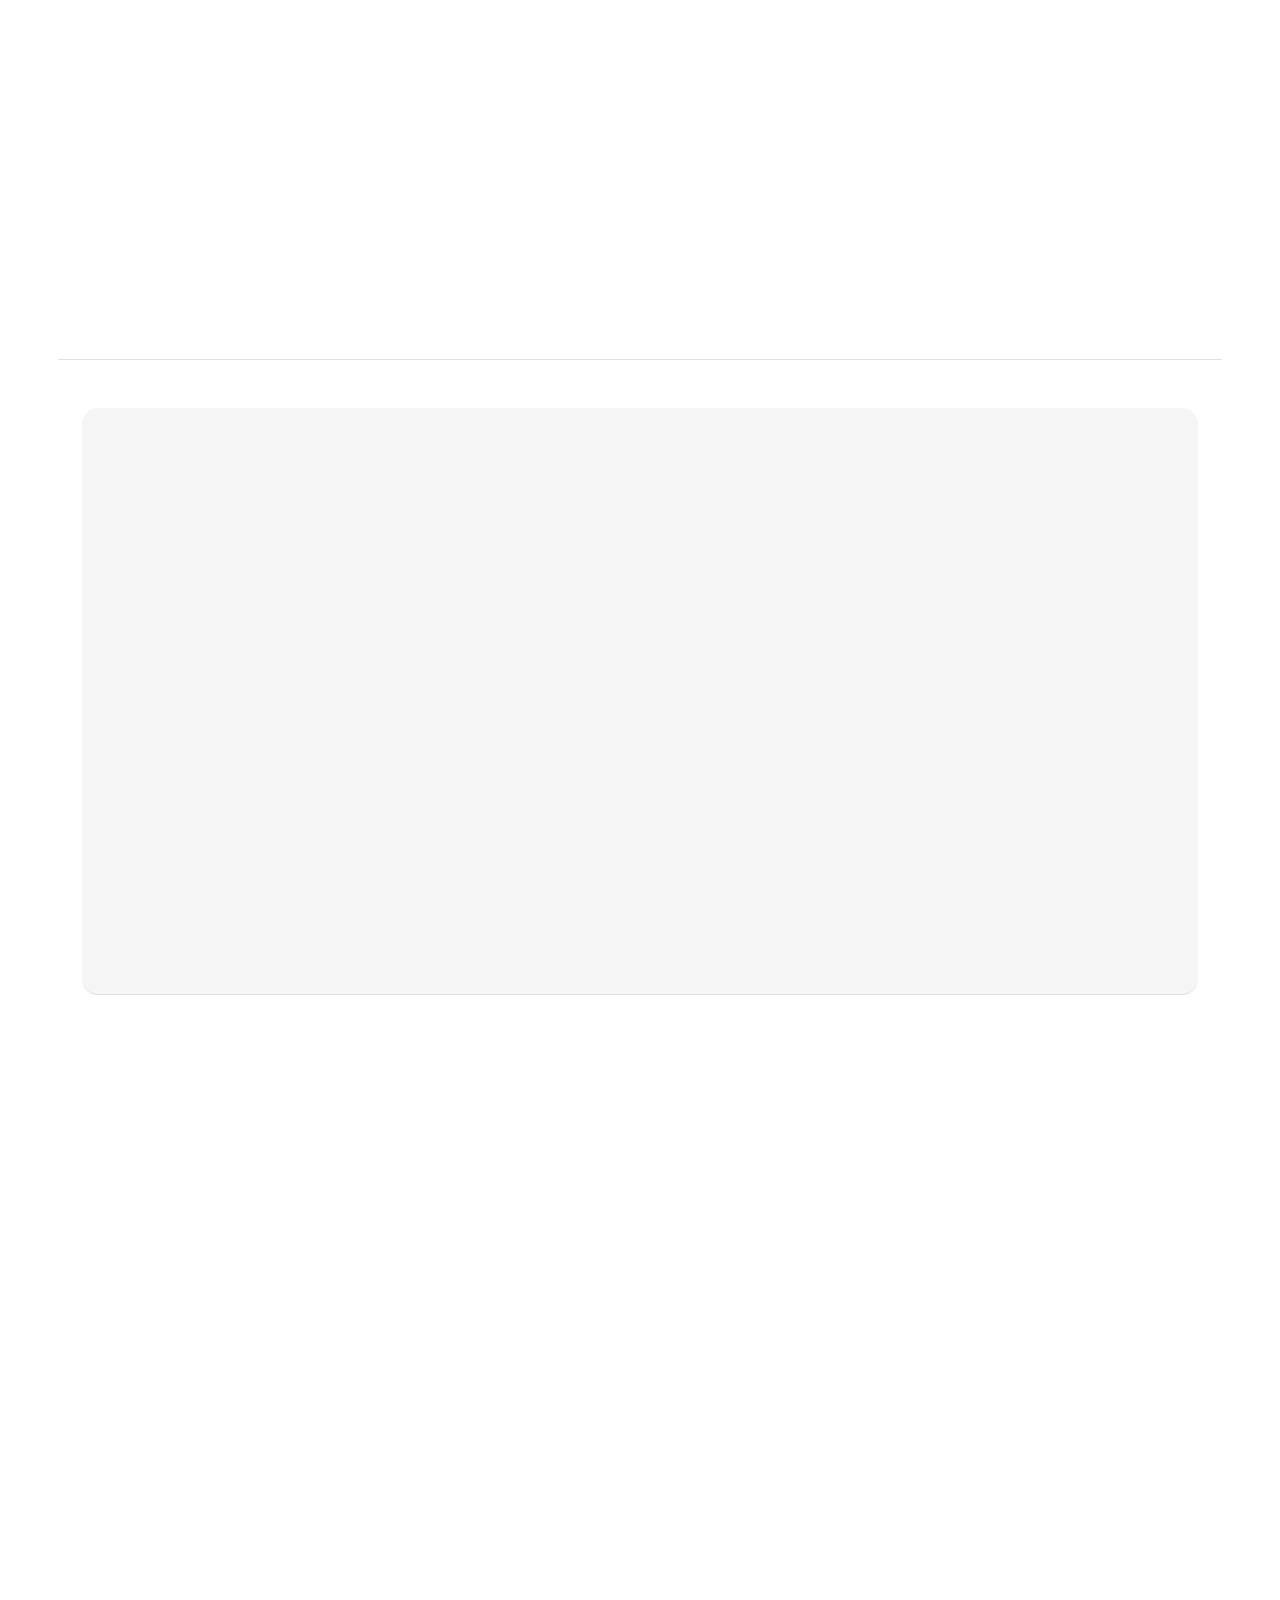
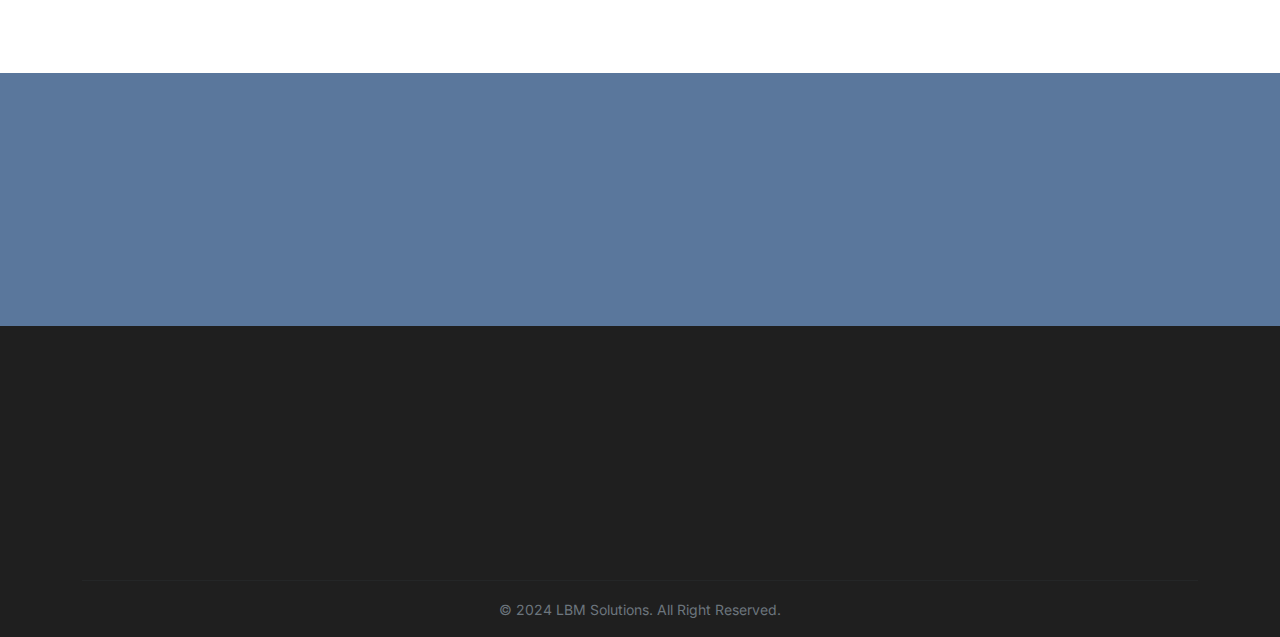
<file: pages/services.html>
<!DOCTYPE html>
<html lang="en">

<head>
    <meta charset="UTF-8">
    <meta name="viewport" content="width=device-width, initial-scale=1.0">
    <!-- CONTENT UPDATE: Title changed to be solution-focused -->
    <title>Our Solutions | LBM - Brand, Web Development & Marketing</title>
    <link href="https://cdn.jsdelivr.net/npm/bootstrap@5.3.3/dist/css/bootstrap.min.css" rel="stylesheet"
        xintegrity="sha384-QWTKZyjpPEjISv5WaRU9OFeRpok6YctnYmDr5pNlyT2bRjXh0JMhjY6hW+ALEwIH" crossorigin="anonymous">
    <link
        href="https://fonts.googleapis.com/css2?family=Playfair+Display:ital,wght@0,400..900;1,400..900&family=Inter:wght@100..900&display=swap"
        rel="stylesheet">
    <!-- CONTENT UPDATE: Corrected CSS path -->
    <link rel="stylesheet" href="../assets/css/style.css">

    <style>
        /* Define Brand Colors for Light Theme */
        :root {
            --bs-primary: #D77F21;
            /* Rich Orange/Brown (EXCLUSIVE for Newsletter/key CTA) */
            --bs-secondary: #666666;
            /* Medium Gray for secondary text */
            --bs-main-text: #222222;
            /* Primary text color */
            --bs-light-bg: #FFFFFF;
            /* Primary Light Background (Hero, About, Cards) */
            --bs-alt-bg: #F5F5F5;
            /* Alternate Light Background (Pricing, Detailed Services, FAQ) */
            --bs-card-border: #E0E0E0;
            /* Light border color for cards */
            --bs-dark-footer: #1F1F1F;
            /* Footer background */
            --bs-cta-unique: #5A779C;
            /* Unique cool dark color for CTA section */

            /* Font Definitions */
            --font-heading: 'Playfair Display', serif;
            --font-body: 'Inter', sans-serif;
        }

        body {
            font-family: var(--font-body);
            background-color: var(--bs-light-bg);
            color: var(--bs-main-text);
        }

        /* Apply Playfair Display to all headings and lead text */
        h1,
        h2,
        h3,
        h4,
        h5,
        h6,
        .display-5,
        .lead {
            font-family: var(--font-heading);
        }

        /* Overriding Bootstrap classes for the custom primary color */
        .bg-primary-custom {
            background-color: var(--bs-primary) !important;
        }

        .text-primary-custom {
            color: var(--bs-primary) !important;
        }

        .btn-primary-custom {
            background-color: var(--bs-primary);
            border-color: var(--bs-primary);
            color: white;
            transition: all 0.3s ease;
            box-shadow: 0 4px 8px rgba(0, 0, 0, 0.1);
        }

        .btn-primary-custom:hover {
            background-color: #BD6D1A;
            border-color: #BD6D1A;
            box-shadow: 0 6px 12px rgba(215, 127, 33, 0.4);
            transform: translateY(-2px);
        }

        /* Hero Section Styling */
        #services-hero {
            background-color: var(--bs-alt-bg);
            padding: 8rem 0;
        }

        /* CTA Section - Unique Cool Color */
        #business-cta {
            background-color: var(--bs-cta-unique);
            color: white;
        }

        /* Footer - Dark background for strong separation */
        footer {
            background-color: var(--bs-dark-footer) !important;
        }

        /* Pricing Card Highlight */
        .pricing-card {
            border: 1px solid var(--bs-card-border);
            border-radius: 1rem;
            transition: all 0.3s ease;
            box-shadow: 0 5px 15px rgba(0, 0, 0, 0.05);
        }

        .pricing-card:hover {
            transform: translateY(-5px);
            box-shadow: 0 10px 25px rgba(0, 0, 0, 0.1);
        }

        .pricing-card.featured {
            border: 3px solid var(--bs-primary);
            box-shadow: 0 15px 35px rgba(215, 127, 33, 0.2);
        }

        /* Service Item Box Styling */
        .service-box {
            background-color: var(--bs-light-bg);
            border: 1px solid var(--bs-card-border);
            border-radius: 1rem;
            padding: 2rem;
            height: 100%;
            transition: all 0.3s ease;
        }

        .service-box:hover {
            box-shadow: 0 5px 20px rgba(0, 0, 0, 0.1);
            border-color: var(--bs-primary);
        }

        .service-icon {
            fill: var(--bs-primary);
            width: 30px;
            height: 30px;
        }



        /* ============================================= */
        /* SCROLL ANIMATION CLASSES (Run Once is handled in JS) */
        /* ============================================= */
        .animate-on-scroll {
            opacity: 0;
            transition: opacity 0.7s ease-out, transform 0.7s ease-out;
            transform: translateY(30px);
        }

        .animate-on-scroll.active {
            opacity: 1;
            transform: translateY(0);
        }

        .delay-1 {
            transition-delay: 0.15s;
        }

        .delay-2 {
            transition-delay: 0.3s;
        }

        .delay-3 {
            transition-delay: 0.45s;
        }

        .delay-4 {
            transition-delay: 0.6s;
        }

        .delay-5 {
            transition-delay: 0.75s;
        }

        .delay-6 {
            transition-delay: 0.9s;
        }

        .delay-7 {
            transition-delay: 1.05s;
        }

        .delay-8 {
            transition-delay: 1.2s;
        }
    </style>
</head>

<body>

    <header>
        <nav class="navbar navbar-expand-lg navbar-light bg-white sticky-top shadow-sm">
            <div class="container">
                <!-- CONTENT UPDATE: Corrected link path -->
                <a class="navbar-brand fw-bold text-primary-custom" href="../index.html">LBM Solutions</a>
                <button class="navbar-toggler" type="button" data-bs-toggle="collapse" data-bs-target="#navbarNav"
                    aria-controls="navbarNav" aria-expanded="false" aria-label="Toggle navigation">
                    <span class="navbar-toggler-icon"></span>
                </button>
                <div class="collapse navbar-collapse" id="navbarNav">
                    <ul class="navbar-nav ms-auto align-items-center">
                        <!-- CONTENT UPDATE: Corrected link paths -->
                        <li class="nav-item"><a class="nav-link" href="../index.html">Home</a></li>
                        <li class="nav-item"><a class="nav-link" href="about.html">About</a></li>
                        <li class="nav-item"><a class="nav-link active" aria-current="page"
                                href="services.html">Services</a></li>
                        <li class="nav-item"><a class="nav-link" href="portfolio.html">Portfolio</a></li>
                        <li class="nav-item ms-lg-3">
                            <a class="btn btn-primary-custom rounded-pill px-4" href="contact.html">Contact Us</a>
                        </li>
                    </ul>
                </div>
            </div>
        </nav>
    </header>

    <main>
        <!-- ============================================= -->
        <!-- 2. HERO SECTION - CONTENT UPDATED -->
        <!-- ============================================= -->
        <section id="services-hero" class="py-5">
            <div class="container py-5">
                <div class="row align-items-center g-5">
                    <div class="col-lg-6 animate-on-scroll delay-1">
                        <!-- CONTENT UPDATE: New H1 and text -->
                        <h1 class="display-5 fw-bold text-primary-custom">Solutions That Deliver Real Growth</h1>
                        <p class="lead text-secondary mt-3">We don't just sell services, we build solutions. We combine
                            strategic branding, expert web development, and targeted marketing to create a digital
                            ecosystem that works for you.</p>
                        <p class="text-secondary mt-4">Explore our core offerings designed to build your brand, engage
                            your audience, and convert them into loyal customers.</p>
                        <a href="#core-solutions" class="btn btn-primary-custom rounded-pill px-4 mt-3">Explore Our
                            Solutions</a>
                    </div>

                    <div class="col-lg-6 text-center animate-on-scroll delay-3">
                        <!-- CONTENT UPDATE: Corrected image path -->
                        <img src="../assets/img/services.png" class="img-fluid rounded-lg shadow-lg"
                            alt="Digital Service Ecosystem" style="border-radius: 1rem;">
                    </div>
                </div>
            </div>
        </section>

        <!-- ============================================= -->
        <!-- 3. DETAILED SERVICES - REBUILT AS 3 CORE SOLUTIONS -->
        <!-- ============================================= -->
        <section id="core-solutions" class="py-5" style="background-color: var(--bs-light-bg);">
            <div class="container">
                <h2 class="fw-bold text-center mb-5 animate-on-scroll">Our Core Solutions</h2>

                <!-- SOLUTION 1: BRAND STRATEGY & UI/UX DESIGN -->
                <div class="row g-5 align-items-center mb-5 pb-5 border-bottom">
                    <div class="col-lg-6 animate-on-scroll delay-1">
                        <h3 class="fw-bold text-primary-custom">01. Brand Strategy & UI/UX Design</h3>
                        <p class="lead text-secondary">A great brand builds trust before you even speak. We help you
                            find your voice and show it to the world.</p>
                        <p class="text-secondary">We start with a deep dive into your business to build a brand identity
                            that connects with your ideal customer. From there, we design a stunning, intuitive
                            User Interface (UI) and User Experience (UX) that guides visitors from first click to final
                            conversion.</p>
                        <ul class="list-unstyled text-secondary mt-3">
                            <li>&#x2714; Brand Discovery & Strategy</li>
                            <li>&#x2714; Logo Design & Visual Identity</li>
                            <li>&#x2714; UI/UX Research & Wireframing</li>
                            <li>&#x2714; High-Fidelity Website & App Mockups</li>
                        </ul>
                    </div>
                    <div class="col-lg-6 text-center animate-on-scroll delay-2">
                        <!-- Using a relevant portfolio image as a placeholder -->
                        <img src="../assets/img/portfolio4.png" class="img-fluid rounded-lg shadow-lg"
                            alt="Brand Strategy & UI/UX Design" style="border-radius: 1rem;">
                    </div>
                </div>

                <!-- SOLUTION 2: WEB & E-COMMERCE DEVELOPMENT -->
                <div class="row g-5 align-items-center mb-5 pb-5 border-bottom">
                    <div class="col-lg-6 order-lg-2 animate-on-scroll delay-1">
                        <h3 class="fw-bold text-primary-custom">02. Web & E-Commerce Development</h3>
                        <p class="lead text-secondary">Your website is your 24/7 sales team. We build it to be fast,
                            secure, and high-performing.</p>
                        <p class="text-secondary">Our team develops custom, responsive websites and robust e-commerce
                            platforms that are built for performance. We write clean code, optimize for speed, and
                            ensure your site is secure from threats. We design with purpose to ensure your platform
                            aligns with your business goals.</p>
                        <ul class="list-unstyled text-secondary mt-3">
                            <li>&#x2714; Custom Corporate Website Development</li>
                            <li>&#x2714; Secure E-Commerce & Payment Integration</li>
                            <li>&#x2714; Web Application & Dashboard Development</li>
                            <li>&#x2714; Ongoing Maintenance & Security Support</li>
                        </ul>
                    </div>
                    <div class="col-lg-6 order-lg-1 text-center animate-on-scroll delay-2">
                        <!-- Using a relevant portfolio image as a placeholder -->
                        <img src="../assets/img/portfolio1.png" class="img-fluid rounded-lg shadow-lg"
                            alt="Web & E-Commerce Development" style="border-radius: 1rem;">
                    </div>
                </div>

                
                <!-- HOSTING PLANS (NOW A SUB-SECTION) -->
                <div class="hosting-subsection pt-4 mb-5 pb-5 border-bottom"
                    style="background-color: var(--bs-alt-bg); border-radius: 1rem; padding: 3rem;">
                    <h4 class="fw-bold text-center mb-2 animate-on-scroll">Secure Cloud Hosting Included</h4>
                    <p class="lead text-center text-secondary mb-5 animate-on-scroll delay-1">All our development
                        projects are backed by our 99.9% uptime guarantee. We offer reliable, fast performance tailored
                        to your needs.</p>

                    <div class="row row-cols-1 row-cols-md-3 g-4 justify-content-center">
                        <div class="col-md-4">
                            <div class="pricing-card card h-100 text-center animate-on-scroll delay-2">
                                <div class="card-body p-4">
                                    <h4 class="fw-bold text-primary-custom">Standard Host</h4>
                                    <p class="text-secondary mb-3">Ideal for small websites and blogs.</p>
                                    <hr>
                                    <ul class="list-unstyled text-start mx-auto" style="max-width: 250px;">
                                        <li>&#x2714; 1 Website</li>
                                        <li>&#x2714; 5GB SSD Storage</li>
                                        <li>&#x2714; Free SSL Certificate</li>
                                        <li>&#x2714; 24/7 Support</li>
                                    </ul>
                                    <a href="contact.html" class="btn btn-outline-secondary rounded-pill w-100 mt-3">Get
                                        Started</a>
                                </div>
                            </div>
                        </div>

                        <div class="col-md-4">
                            <div class="pricing-card card h-100 text-center featured animate-on-scroll delay-3">
                                <div class="card-body p-4">
                                    <span class="badge bg-primary-custom mb-2 text-uppercase">Most Popular</span>
                                    <h4 class="fw-bold text-primary-custom">Professional Host</h4>
                                    <p class="text-secondary mb-3">For growing businesses and e-commerce.</p>
                                    <hr>
                                    <ul class="list-unstyled text-start mx-auto" style="max-width: 250px;">
                                        <li>&#x2714; 3 Websites</li>
                                        <li>&#x2714; 20GB NVMe SSD</li>
                                        <li>&#x2714; Free Domain Registration*</li>
                                        <li>&#x2714; Daily Backups</li>
                                    </ul>
                                    <a href="contact.html" class="btn btn-primary-custom rounded-pill w-100 mt-3">Get
                                        Started</a>
                                </div>
                            </div>
                        </div>

                        <div class="col-md-4">
                            <div class="pricing-card card h-100 text-center animate-on-scroll delay-4">
                                <div class="card-body p-4">
                                    <h4 class="fw-bold text-primary-custom">Enterprise Host</h4>
                                    <p class="text-secondary mb-3">High traffic and custom applications.</p>
                                    <hr>
                                    <ul class="list-unstyled text-start mx-auto" style="max-width: 250px;">
                                        <li>&#x2714; Unlimited Websites</li>
                                        <li>&#x2714; 100GB NVMe SSD</li>
                                        <li>&#x2714; Dedicated IP Option</li>
                                        <li>&#x2714; Priority Support</li>
                                    </ul>
                                    <a href="contact.html" class="btn btn-outline-secondary rounded-pill w-100 mt-3">Get
                                        Started</a>
                                </div>
                            </div>
                        </div>
                    </div>
                </div>

                <!-- SOLUTION 3: DIGITAL MARKETING & SEO -->
                <div class="row g-5 align-items-center mb-5">
                    <div class="col-lg-6 animate-on-scroll delay-1">
                        <h3 class="fw-bold text-primary-custom">03. Digital Marketing & SEO</h3>
                        <p class="lead text-secondary">A great website is useless if no one sees it. We drive targeted
                            traffic that converts into revenue.</p>
                        <p class="text-secondary">We turn your website into a lead-generation machine. Our data-driven
                            SEO strategies get you found on Google, while our targeted digital marketing campaigns engage
                            your audience on social media and beyond. We track every click to ensure your marketing
                            budget is working for you.</p>
                        <ul class="list-unstyled text-secondary mt-3">
                            <li>&#x2714; Search Engine Optimization (SEO)</li>
                            <li>&#x2714; Pay Per Click (PPC) Advertising</li>
                            <li>&#x2714; Social Media Management & Ads</li>
                            <li>&#x2714; Content Marketing & Strategy</li>
                        </ul>
                    </div>
                    <div class="col-lg-6 text-center animate-on-scroll delay-2">
                        <!-- Using a relevant portfolio image as a placeholder -->
                        <img src="../assets/img/portfolio3.png" class="img-fluid rounded-lg shadow-lg"
                            alt="Digital Marketing & SEO" style="border-radius: 1rem;">
                    </div>
                </div>

            </div>
        </section>

        <!-- ============================================= -->
        <!-- 4. CTA SECTION - CONTENT UPDATED -->
        <!-- ============================================= -->
        <section id="business-cta" class="py-5">
            <div class="container text-center animate-on-scroll">
                <!-- CONTENT UPDATE: New H2 and text -->
                <h2 class="fw-bold mb-3">Ready to Start Your Digital Journey?</h2>
                <p class="lead mb-4">Partner with LBM Solutions and leverage our expertise to accelerate your success.
                </p>
                <a href="contact.html" class="btn btn-light btn-lg rounded-pill px-5">Contact Us Today</a>
            </div>
        </section>


    </main>

    <!-- ============================================= -->
    <!-- 5. FOOTER - CONTENT UPDATED -->
    <!-- ============================================= -->
    <footer class="text-white" style="background-color: var(--bs-dark-footer);">
        <div class="container pt-5 pb-3">
            <div class="row g-4 animate-on-scroll delay-1">
                <div class="col-md-4">
                    <h5 class="fw-bold text-primary-custom">LBM Solutions</h5>
                    <p class="text-secondary">Your trusted partner for web services, hosting, and digital marketing
                        excellence in Nigeria.</p>
                </div>
                <div class="col-md-2">
                    <h5>Quick Links</h5>
                    <ul class="list-unstyled">
                        <!-- CONTENT UPDATE: Corrected link paths -->
                        <li><a href="about.html" class="text-secondary text-decoration-none py-1 d-block">About Us</a>
                        </li>
                        <li><a href="services.html"
                                class="text-secondary text-decoration-none py-1 d-block">Services</a></li>
                        <li><a href="portfolio.html"
                                class="text-secondary text-decoration-none py-1 d-block">Portfolio</a></li>
                        <li><a href="../index.html#faq"
                                class="text-secondary text-decoration-none py-1 d-block">FAQs</a>
                        </li>
                    </ul>
                </div>
                <div class="col-md-3">
                    <h5>Support & Legal</h5>
                    <ul class="list-unstyled">
                        <li><a href="contact.html" class="text-secondary text-decoration-none py-1 d-block">Contact
                                Us</a></li>
                        <li><a href="#" class="text-secondary text-decoration-none py-1 d-block">Career</a></li>
                        <li><a href="#" class="text-secondary text-decoration-none py-1 d-block">Support</a></li>
                        <li><a href="#" class="text-secondary text-decoration-none py-1 d-block">Sitemap</a></li>
                    </ul>
                </div>
                <div class="col-md-3">
                    <h5>Address</h5>
                    <div class="map-placeholder"
                        style="height: 150px; background-color: #333; border-radius: 0.5rem; font-size: 0.9rem;">
                        [Map Placeholder]
                    </div>
                </div>
            </div>
            <hr class="mt-4 mb-3" style="border-color: #343a40;">
            <div class="text-center">
                <small class="text-secondary">&copy; 2024 LBM Solutions. All Right Reserved.</small>
            </div>
        </div>
    </footer>


    <script src="https://cdn.jsdelivr.net/npm/bootstrap@5.3.3/dist/js/bootstrap.bundle.min.js"
        xintegrity="sha384-YvpcrYf0tY3lHB60NNkmXc5s9fDVZLESaAA55NDzOxhy9GkcIdslK1eN7N6jIeHz"
        crossorigin="anonymous"></script>
    <!-- CONTENT UPDATE: Corrected JS path -->
    <script src="../assets/js/script.js"></script>

    <script>
        document.addEventListener('DOMContentLoaded', () => {
            const elements = document.querySelectorAll('.animate-on-scroll');

            const observerOptions = {
                root: null, // viewport
                rootMargin: '0px',
                threshold: 0.05
            };

            const observer = new IntersectionObserver((entries, observer) => {
                entries.forEach(entry => {
                    if (entry.isIntersecting) {
                        entry.target.classList.add('active');
                        <!-- CODE FIX: Corrected typo from entry.Targe to entry.target -->
                        // Unobserving ensures the animation runs only once.
                        observer.unobserve(entry.target);
                    }
                });
            }, observerOptions);

            elements.forEach(el => {
                observer.observe(el);
            });
        });
    </script>
</body>

</html>
</file>
<file: assets/css/style.css>
/* Google Fonts Import */
@import url('https://fonts.googleapis.com/css2?family=Playfair+Display:ital,wght@0,400..900;1,400..900&family=Inter:wght@100..900&display=swap');

/* Define Brand Colors for Light Theme */
:root {
    --bs-primary: #D77F21; /* Rich Orange/Brown (EXCLUSIVE for Newsletter/key CTA) */
    --bs-secondary: #666666; /* Medium Gray for secondary text */
    --bs-main-text: #222222; /* Primary text color */
    --bs-light-bg: #FFFFFF; /* Primary Light Background (Hero, About, Cards) */
    --bs-alt-bg: #dbd8d8; /* Alternate Light Background (Pricing, Detailed Services, FAQ) */
    --bs-card-border: #E0E0E0; /* Light border color for cards */
    --bs-dark-footer: #1F1F1F; /* Footer background */
    --bs-cta-unique: #5A779C; /* Unique cool dark color for CTA section */

    /* Font Definitions */
    --font-heading: 'Playfair Display', serif;
    --font-body: 'Inter', sans-serif;
}
body {
    font-family: var(--font-body);
    background-color: var(--bs-light-bg);
    color: var(--bs-main-text);
}
/* Apply Playfair Display to all headings and lead text */
h1, h2, h3, h4, h5, h6, .display-5, .lead {
    font-family: var(--font-heading); 
}

/* Overriding Bootstrap classes for the custom primary color */
.bg-primary-custom { background-color: var(--bs-primary) !important; }
.text-primary-custom { color: var(--bs-primary) !important; }
.btn-primary-custom {
    background-color: var(--bs-primary);
    border-color: var(--bs-primary);
    color: white;
    transition: all 0.3s ease;
    box-shadow: 0 4px 8px rgba(0, 0, 0, 0.1);
}
.btn-primary-custom:hover {
    background-color: #BD6D1A; 
    border-color: #BD6D1A;
    box-shadow: 0 6px 12px rgba(215, 127, 33, 0.4);
    transform: translateY(-2px);
}

/* --- ACTIVE NAVBAR STYLES (Orange Text and Stroke) --- */
.navbar-nav .nav-link {
     padding-bottom: 8px; /* Ensure consistent padding space for the stroke */
     transition: all 0.3s ease;
     color: var(--bs-main-text); 
}

/* Orange text and stroke for the active link */
.navbar-nav .nav-link.active {
    color: var(--bs-primary) !important;
    font-weight: 600;
    border-bottom: 3px solid var(--bs-primary);
    padding-bottom: 5px; /* Adjust padding to center the stroke */
}
/* --- END ACTIVE NAVBAR STYLES --- */


/* Hero Section Styling */
#contact-hero {
    background-color: var(--bs-alt-bg);
    padding: 8rem 0; 
}

/* CTA Section - Unique Cool Color */
#business-cta {
    background-color: var(--bs-cta-unique);
    color: white;
}

/* Footer - Dark background for strong separation */
footer {
    background-color: var(--bs-dark-footer) !important;
}

/* Contact Info/Map Section */
.info-card {
    background-color: var(--bs-light-bg);
    border-radius: 1rem;
    padding: 2rem;
    box-shadow: 0 4px 15px rgba(0, 0, 0, 0.05);
    border: 1px solid var(--bs-card-border);
}
.info-icon {
    fill: var(--bs-primary);
    width: 28px;
    height: 28px;
}


/* ============================================= */
/* SCROLL ANIMATION CLASSES */
/* ============================================= */
.animate-on-scroll {
    opacity: 0;
    transition: opacity 0.7s ease-out, transform 0.7s ease-out;
    transform: translateY(30px);
}
.animate-on-scroll.active {
    opacity: 1;
    transform: translateY(0);
}
.delay-1 { transition-delay: 0.15s; }
.delay-2 { transition-delay: 0.3s; }
.delay-3 { transition-delay: 0.45s; }
.delay-4 { transition-delay: 0.6s; }
.delay-5 { transition-delay: 0.75s; }
.delay-6 { transition-delay: 0.9s; }
.delay-7 { transition-delay: 1.05s; }
.delay-8 { transition-delay: 1.2s; }

/* Newsletter Section - EXCLUSIVE ORANGE */
        #newsletter {
            background-color: var(--bs-primary);
            color: white;
        }
</file>
